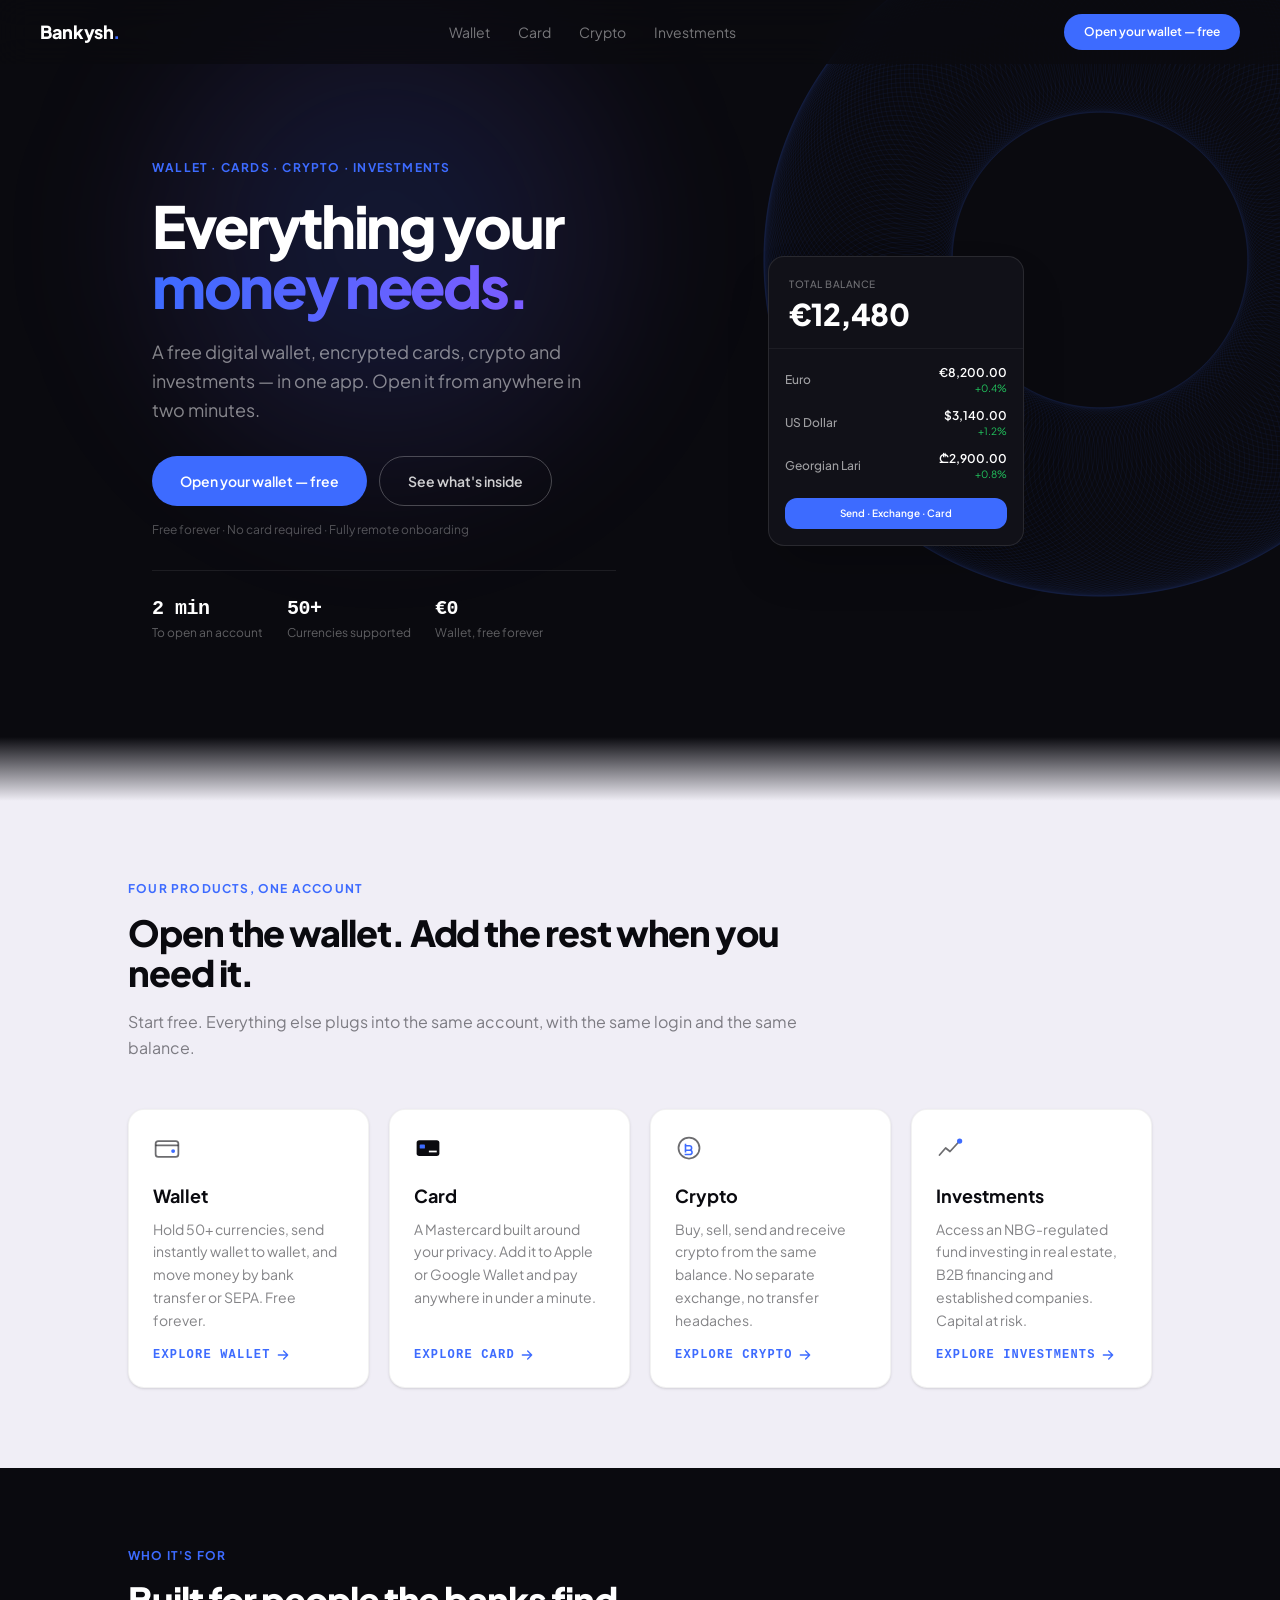
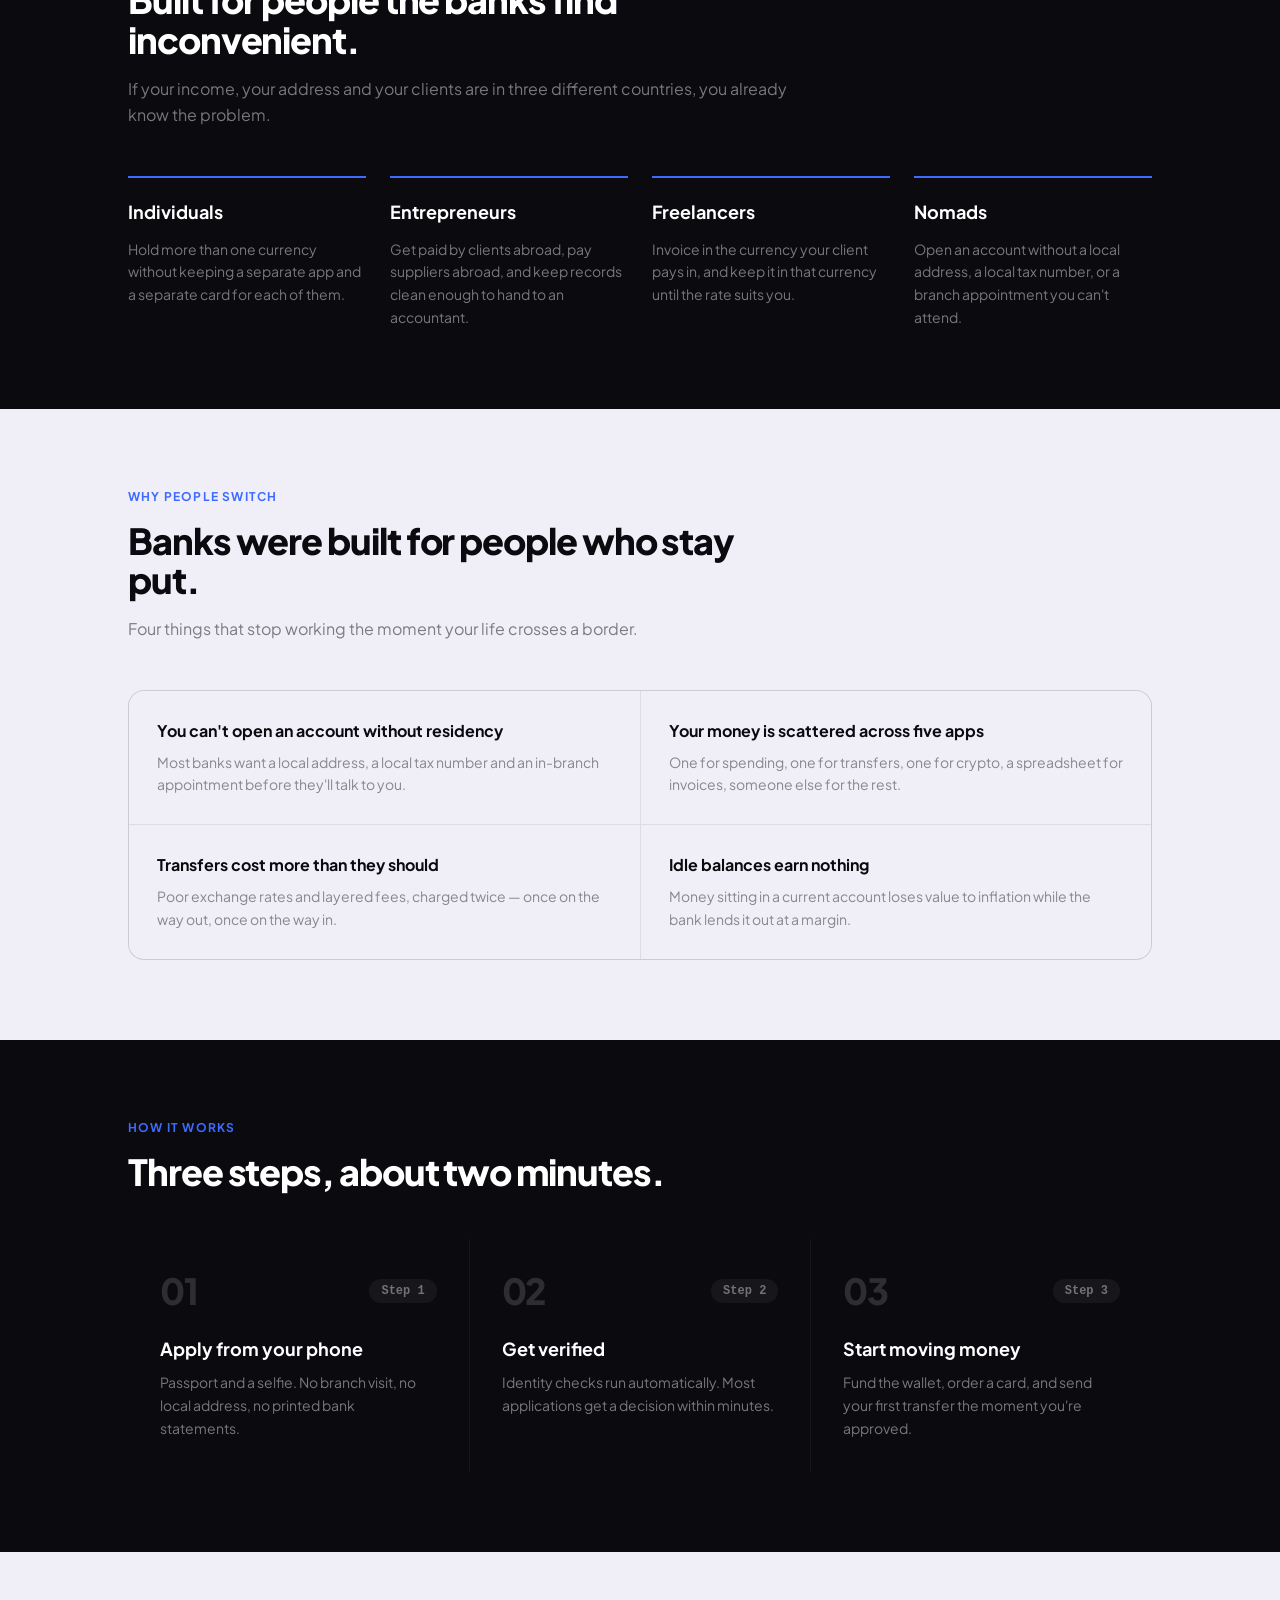
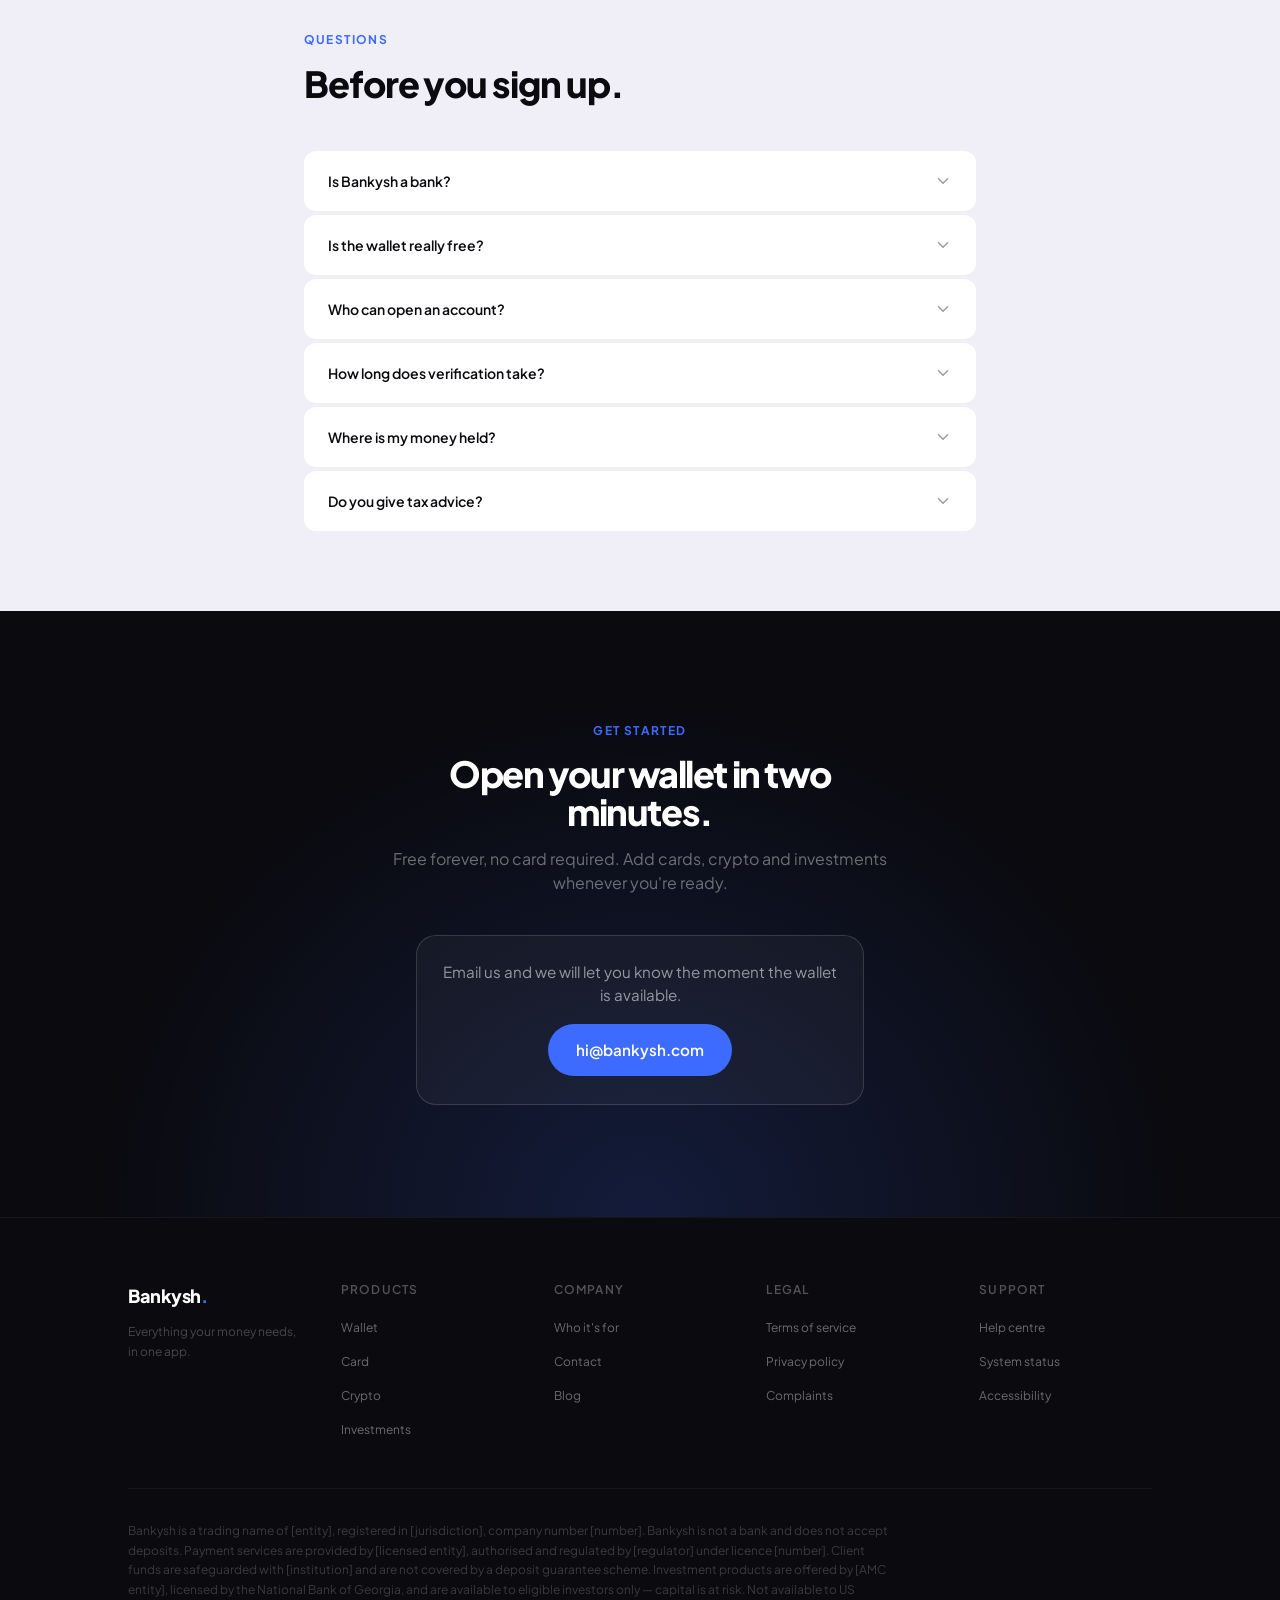
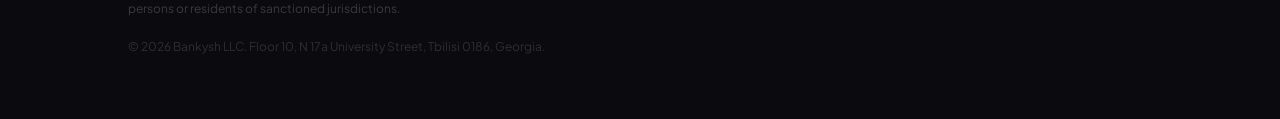
<file: index.html>
<!doctype html>
<html lang="en">
  <head>
    <meta charset="UTF-8" />
    <meta name="viewport" content="width=device-width, initial-scale=1.0" />
    <title>Bankysh — everything your money needs</title>
    <meta name="description" content="Bankysh is a digital wallet with a card, crypto and investments in one app.">
    <meta property="og:title" content="Bankysh — everything your money needs">
    <meta property="og:description" content="A digital wallet, a card, crypto and investments in one app.">
    <meta property="og:type" content="website">
    <meta name="theme-color" content="#04091A">
    <script type="module" crossorigin src="./assets/index-Uo5GRahE.js"></script>
    <link rel="stylesheet" crossorigin href="./assets/index-DpYB2PQo.css">
  </head>
  <body>
    <div id="root"></div>

    <!-- ═══════════════════════════════════════════════════════════════
         THE ONE SWITCH

         SHOW_SIGNUP_FORM = false   the email form is hidden and replaced
                                    by a "email us" banner. Use this while
                                    there is no privacy policy.

         SHOW_SIGNUP_FORM = true    the original form comes back exactly as
                                    Figma built it, and the notifier below
                                    starts emailing you each signup again.

         Flip the one word on the next line. Nothing else to change.
         ═══════════════════════════════════════════════════════════════ -->
    <script>var SHOW_SIGNUP_FORM = false;</script>

    <style>
      .bk-contact-banner{
        max-width:28rem;margin:0 auto;padding:1.5rem 1.5rem 1.75rem;
        border:1px solid rgba(255,255,255,.14);border-radius:1.25rem;
        background:rgba(255,255,255,.04);text-align:center;
      }
      .bk-contact-banner p{
        margin:0 0 1.1rem;color:rgba(255,255,255,.55);
        font-size:.95rem;line-height:1.55;
      }
      .bk-contact-banner a.bk-cta{
        display:inline-flex;align-items:center;justify-content:center;
        height:3.25rem;padding:0 1.75rem;border-radius:999px;
        background:#3D6BFF;color:#fff;text-decoration:none;
        font-weight:600;font-size:.95rem;
        transition:background .15s ease;
      }
      .bk-contact-banner a.bk-cta:hover{background:#5580FF}
    </style>

    <script>
    /* Hides every form that contains an email input and drops a contact
       banner in its place. Runs again whenever React re-renders, because
       React owns the DOM here and will happily put the form back.

       Nothing is deleted — the form is display:none, so flipping the switch
       above restores it untouched. */
    (function () {
      if (window.SHOW_SIGNUP_FORM) return;

      var MAIL = 'hi@bankysh.com';

      function makeBanner() {
        var d = document.createElement('div');
        d.className = 'bk-contact-banner';
        d.setAttribute('data-bk-banner', '1');
        d.innerHTML =
          '<p>Email us and we will let you know the moment the wallet is ' +
          'available.</p>' +
          '<a class="bk-cta" href="mailto:' + MAIL + '">' + MAIL + '</a>';
        return d;
      }

      function apply() {
        try {
          var forms = document.querySelectorAll('form');
          for (var i = 0; i < forms.length; i++) {
            var f = forms[i];
            if (!f.querySelector('input[type="email"]')) continue;
            if (f.style.display === 'none') continue;
            f.style.display = 'none';
            if (!f.nextElementSibling ||
                !f.nextElementSibling.hasAttribute('data-bk-banner')) {
              f.parentNode.insertBefore(makeBanner(), f.nextSibling);
            }
          }
        } catch (err) { /* never let this affect the page */ }
      }

      if (document.readyState === 'loading') {
        document.addEventListener('DOMContentLoaded', apply);
      } else {
        apply();
      }
      new MutationObserver(apply).observe(document.documentElement, {
        childList: true, subtree: true
      });
    })();
    </script>

    <!--
      Signup notifier — dormant while SHOW_SIGNUP_FORM is false, because
      there is no form left to submit. It needs no change when you switch
      the form back on.

      The React bundle's own handler is  e => { e.preventDefault(), o(!0) } —
      it shows "Check your inbox to finish setup" and throws the address away.

      Rather than patch a 460 KB minified bundle, this listens on the document
      in the CAPTURE phase, so it runs BEFORE React's handler. It reads the
      email, posts it to the Pages Function, and gets out of the way. React
      still renders its success message exactly as before.

      Nothing here can break the page: every path is wrapped and a failed
      request is swallowed.

      🔴 Needs Cloudflare Pages (Functions). On GitHub Pages /api/subscribe is
         a 404 and the form goes back to silently discarding the address.
    -->
    <script>
    (function () {
      var RE = /^[^\s@]+@[^\s@]+\.[^\s@]{2,}$/;
      document.addEventListener('submit', function (e) {
        try {
          var form = e.target;
          if (!form || form.tagName !== 'FORM') return;
          var input = form.querySelector('input[type="email"]');
          if (!input) return;
          var email = (input.value || '').trim();
          if (!RE.test(email)) return;
          fetch('/api/subscribe', {
            method: 'POST',
            headers: { 'Content-Type': 'application/json' },
            body: JSON.stringify({ email: email, page: location.pathname }),
            keepalive: true
          }).catch(function () {});
        } catch (err) { /* never let this affect the page */ }
      }, true);
    })();
    </script>
  </body>
</html>
</file>
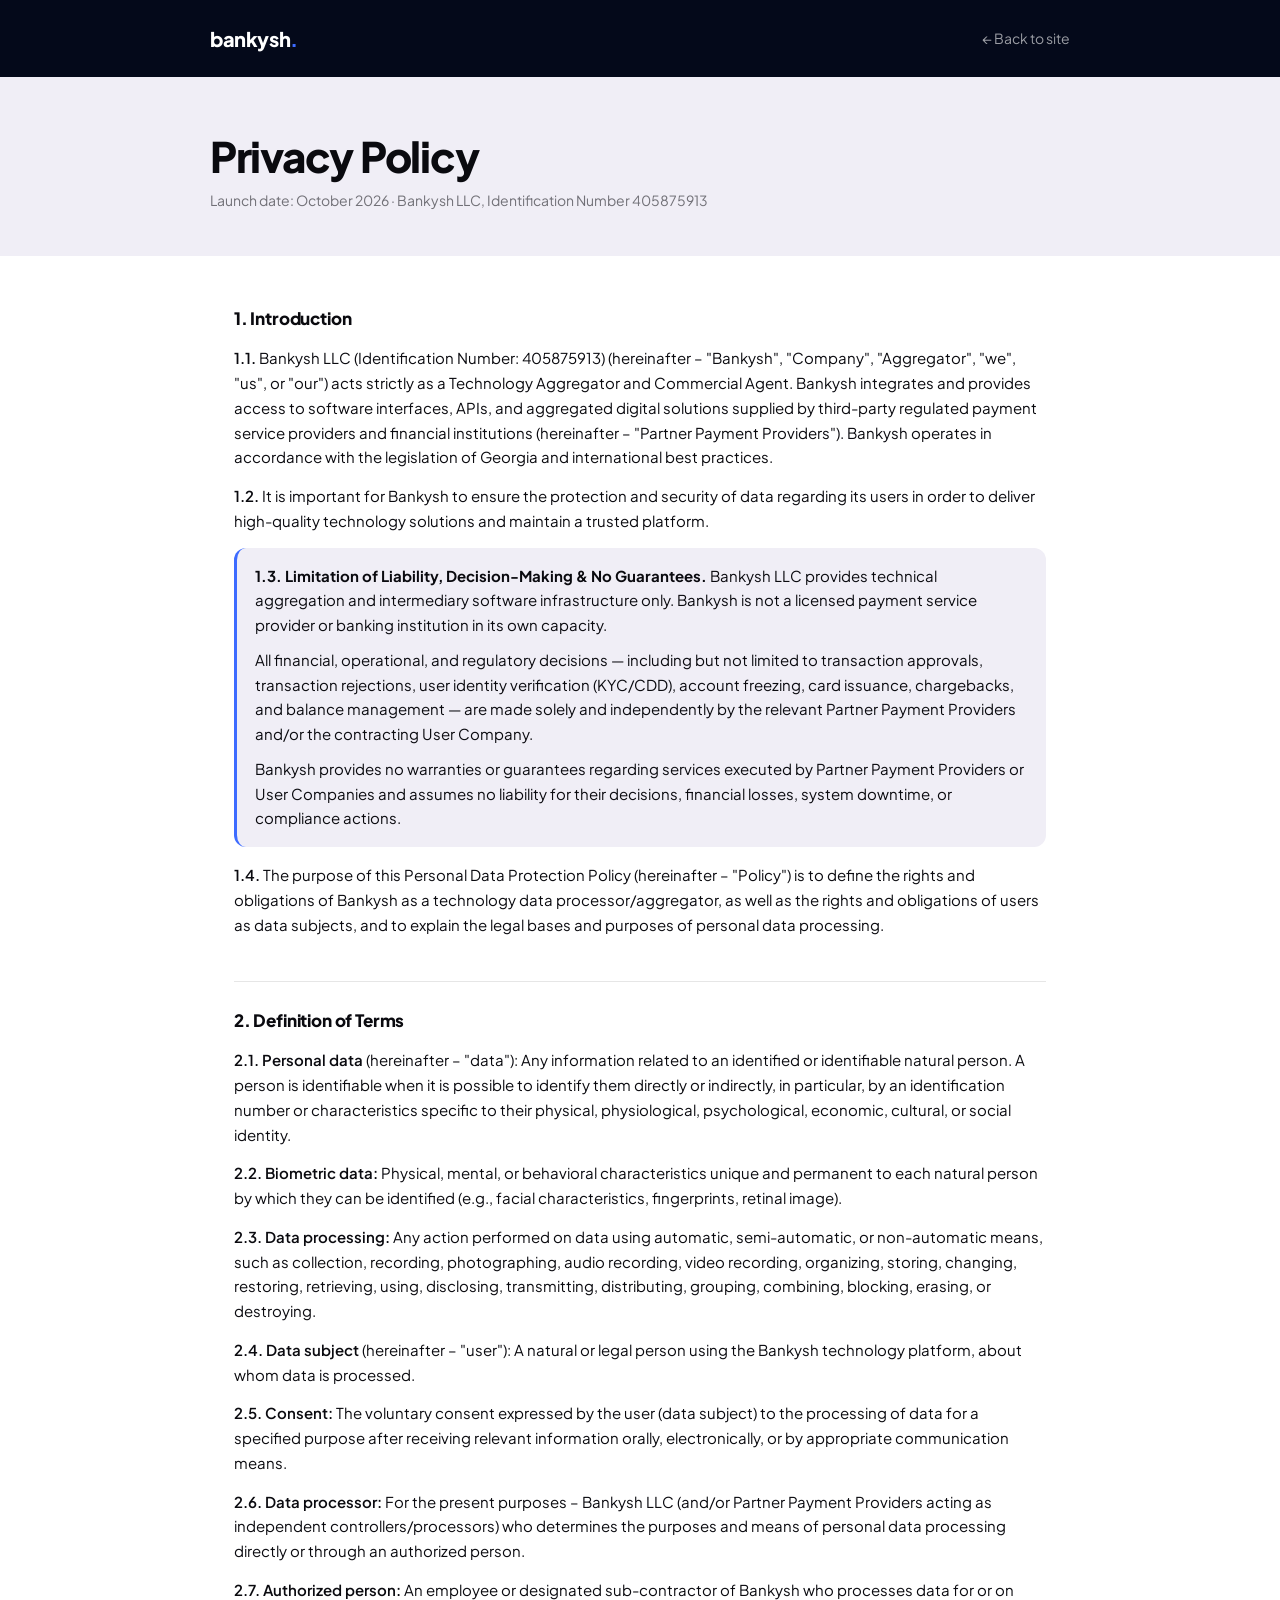
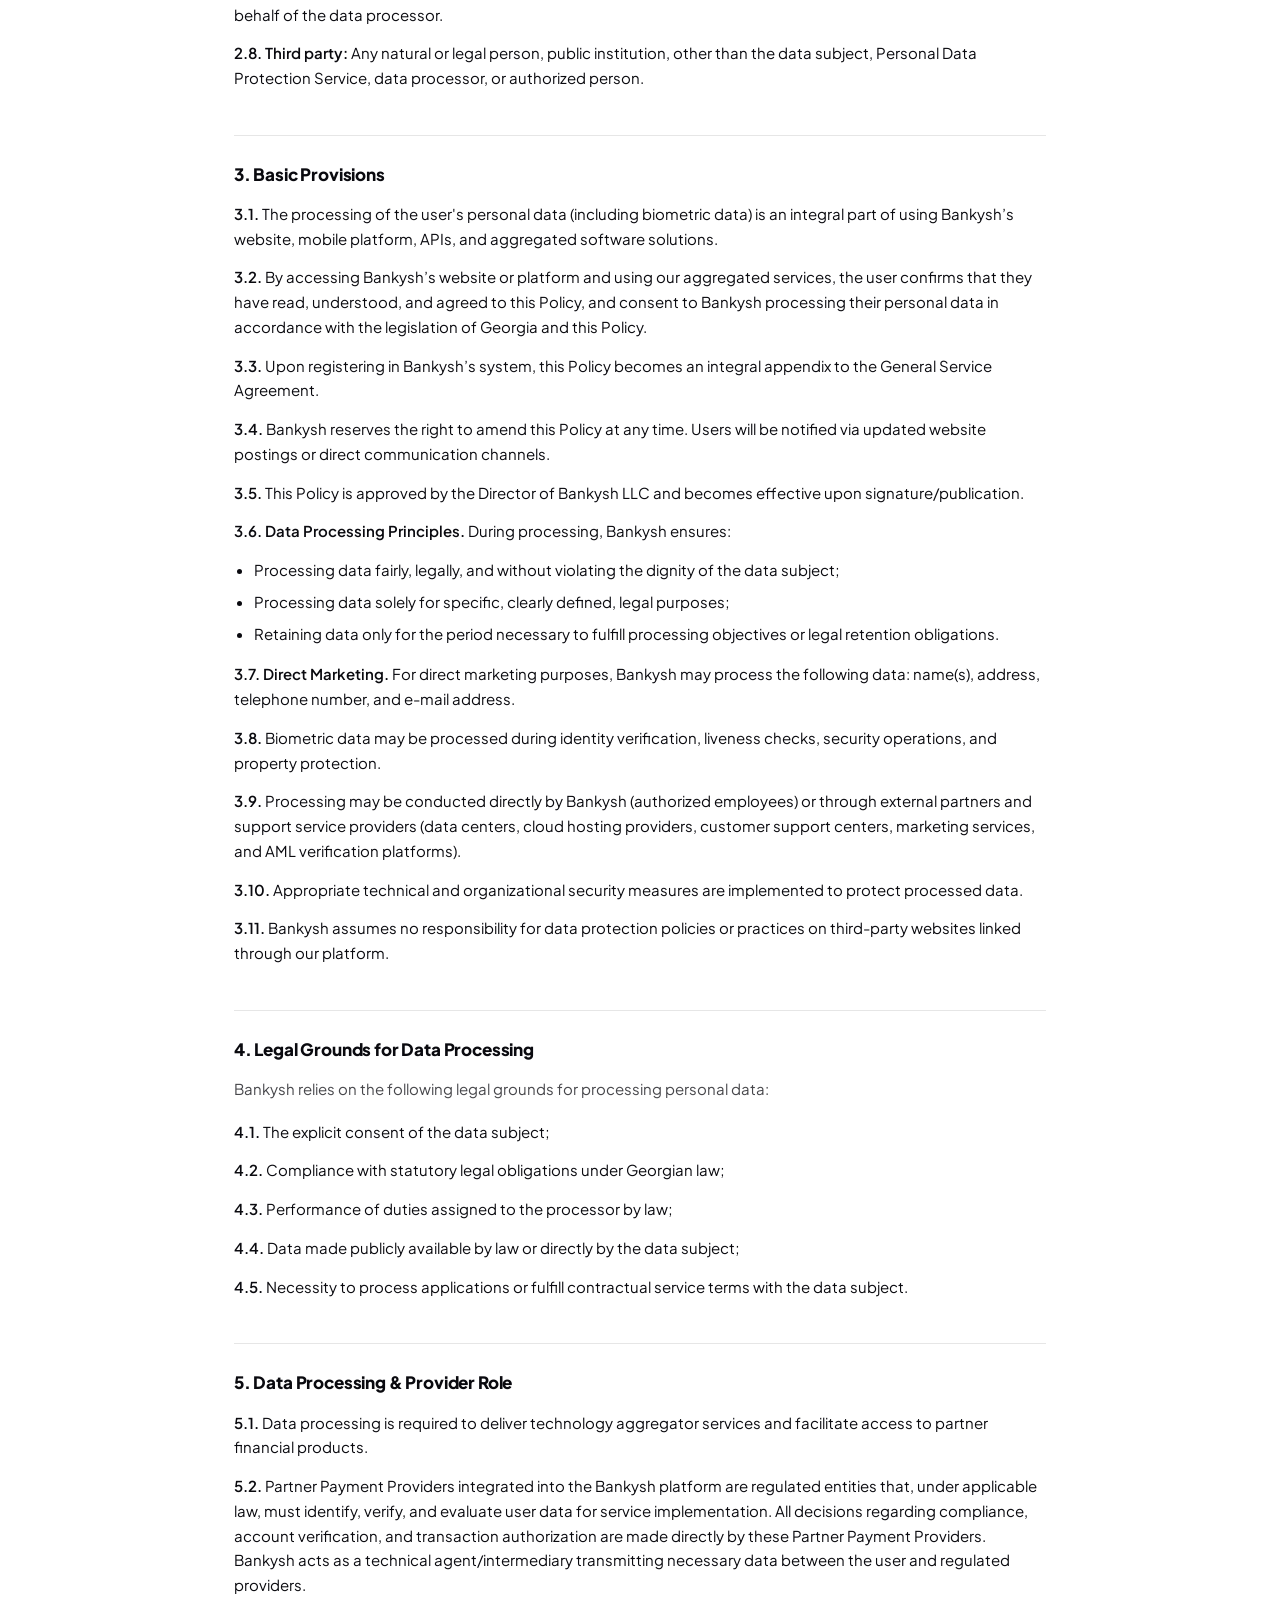
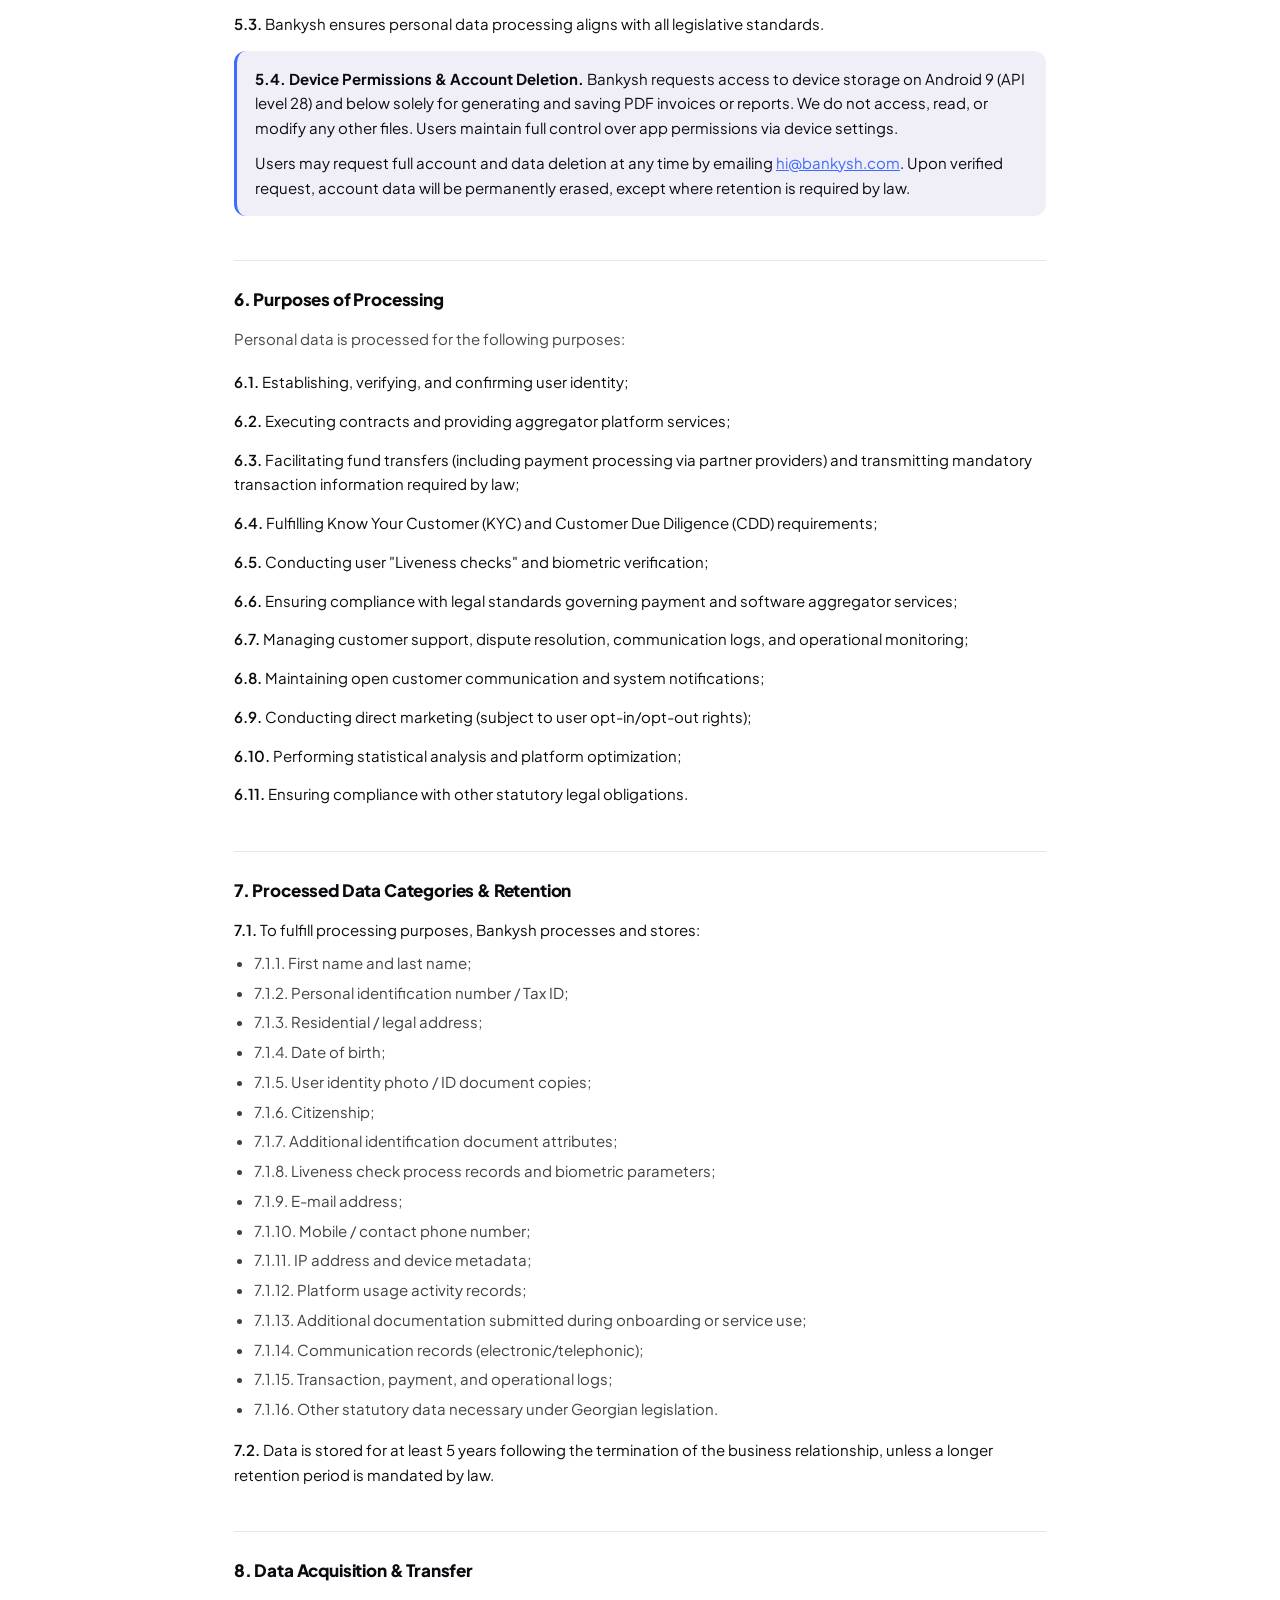
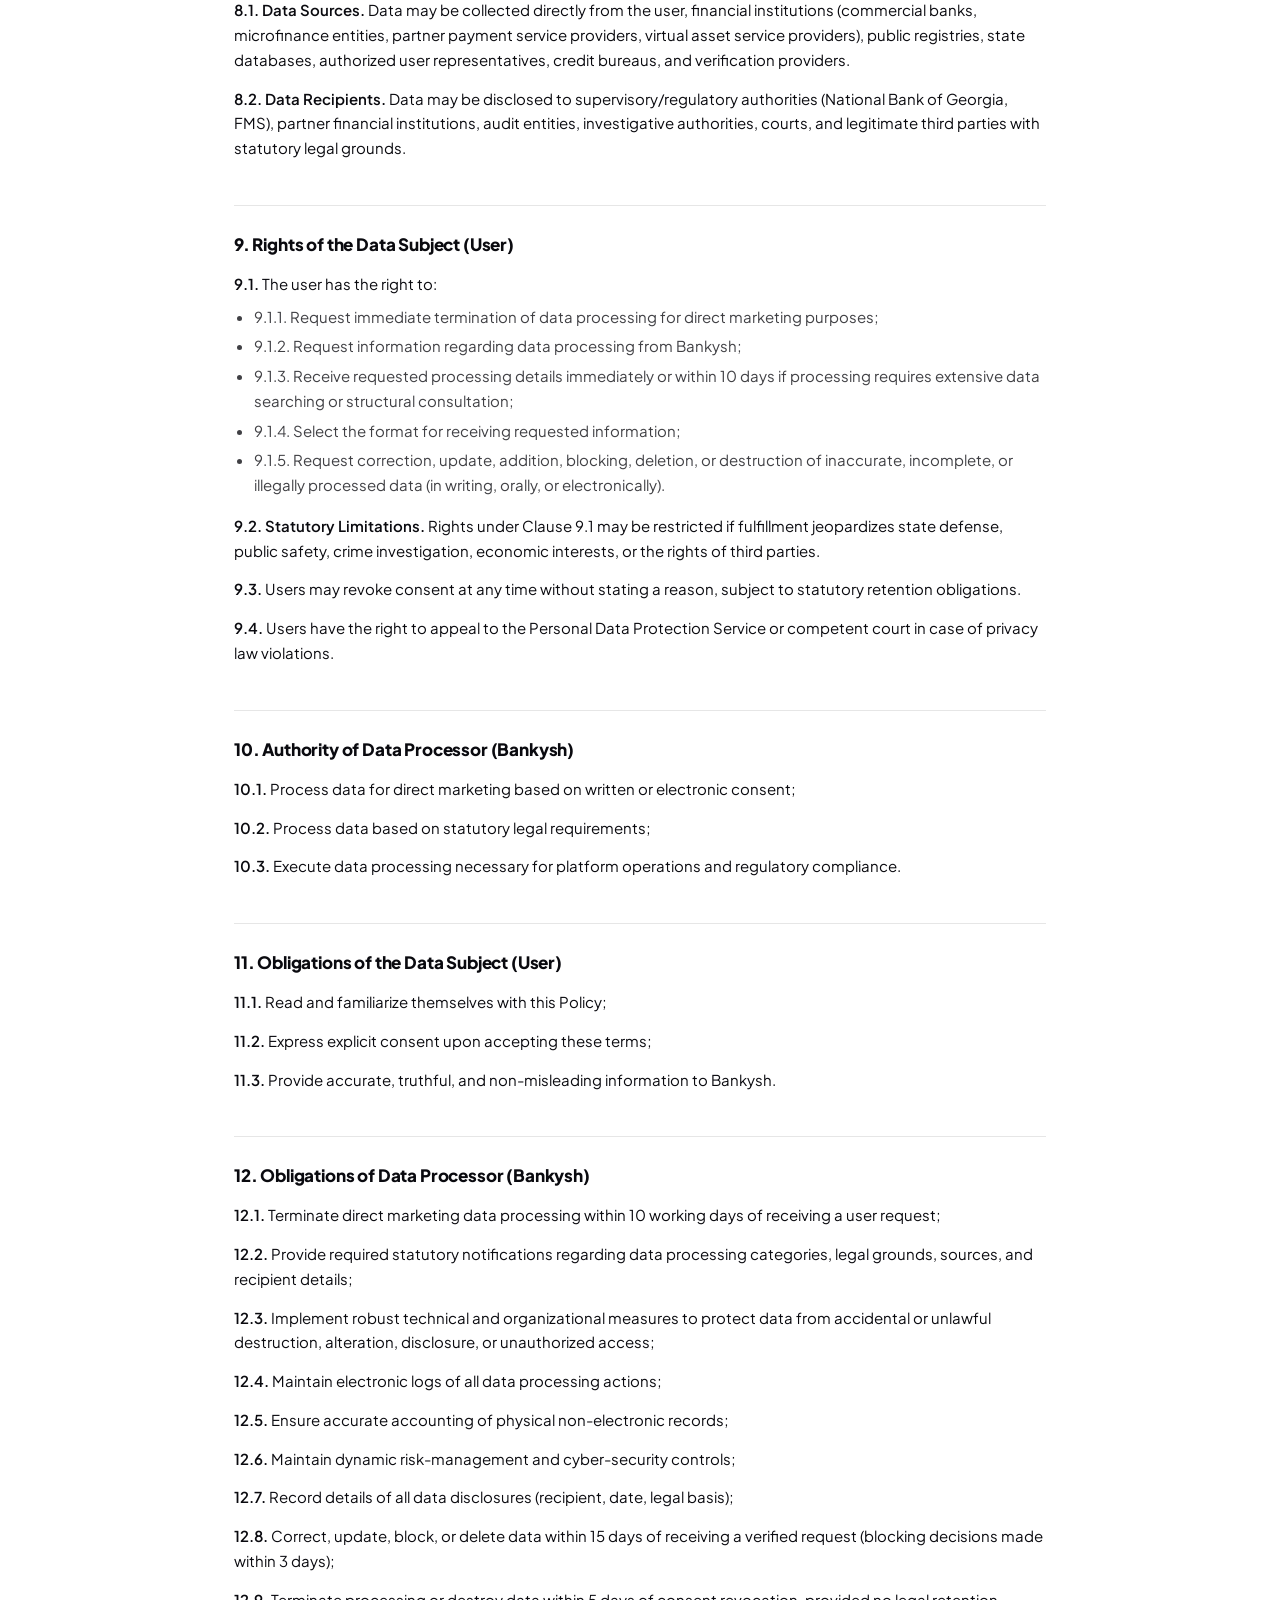
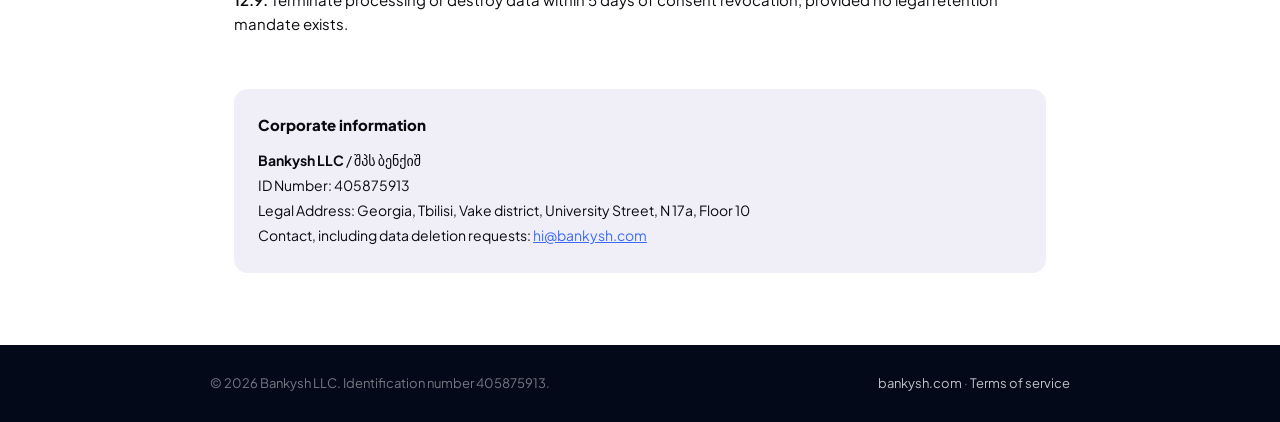
<file: public/privacy/index.html>
<!doctype html>
<html lang="en">
<head>
<meta charset="UTF-8">
<meta name="viewport" content="width=device-width, initial-scale=1.0">
<title>Privacy Policy — Bankysh</title>
<meta name="description" content="Bankysh LLC Personal Data Protection Policy: what we process, on what legal grounds, how long we keep it, and your rights as a data subject.">
<meta name="theme-color" content="#04091A">
<link rel="preconnect" href="https://fonts.googleapis.com">
<link rel="preconnect" href="https://fonts.gstatic.com" crossorigin>
<link rel="stylesheet" href="https://fonts.googleapis.com/css2?family=Plus+Jakarta+Sans:wght@400;500;600;800&display=swap">
<style>
  :root{
    --blue:#3D6BFF;
    --ink:#0A0A0F;
    --dark:#04091A;
    --paper:#F0EEF6;
  }
  *{box-sizing:border-box}
  body{
    margin:0;
    font-family:"Plus Jakarta Sans",system-ui,-apple-system,"Segoe UI",sans-serif;
    color:var(--ink);
    background:#fff;
    font-size:15px;
    line-height:1.65;
    -webkit-font-smoothing:antialiased;
  }
  a{color:var(--blue)}

  header{
    background:var(--dark);
    color:#fff;
    padding:22px 24px;
  }
  .bar{
    max-width:860px;margin:0 auto;
    display:flex;align-items:center;justify-content:space-between;gap:20px;
  }
  .logo{
    font-weight:800;font-size:20px;letter-spacing:-.02em;
    color:#fff;text-decoration:none;
  }
  .logo span{color:var(--blue)}
  .back{color:rgba(255,255,255,.6);text-decoration:none;font-size:14px}
  .back:hover{color:#fff}

  .hero{background:var(--paper);padding:56px 24px 44px}
  .hero-in{max-width:860px;margin:0 auto}
  h1{
    margin:0 0 10px;
    font-size:clamp(28px,5vw,42px);
    font-weight:800;
    letter-spacing:-.03em;
    line-height:1.1;
  }
  .eff{margin:0;color:rgba(10,10,15,.55);font-size:14px}

  main{max-width:860px;margin:0 auto;padding:48px 24px 72px}
  h2{
    margin:44px 0 14px;
    font-size:17px;
    font-weight:800;
    letter-spacing:-.01em;
    padding-top:24px;
    border-top:1px solid rgba(10,10,15,.1);
  }
  main > h2:first-of-type{border-top:0;padding-top:0;margin-top:0}
  p{margin:0 0 14px}
  .clause{margin:0 0 14px}
  .clause b{font-weight:600}
  .lead{margin:0 0 18px;color:rgba(10,10,15,.75)}
  ul{margin:0 0 16px;padding-left:20px}
  li{margin:0 0 7px}
  .sub{margin:-6px 0 16px;padding-left:20px}
  .sub li{margin:0 0 5px;color:rgba(10,10,15,.78)}

  .callout{
    margin:0 0 16px;padding:16px 18px;
    background:var(--paper);border-radius:12px;
    border-left:3px solid var(--blue);
  }
  .callout p{margin:0}
  .callout p + p{margin-top:10px}

  .contact{
    margin-top:52px;padding:24px;
    background:var(--paper);border-radius:14px;
  }
  .contact h3{margin:0 0 10px;font-size:15px;font-weight:800}
  .contact p{margin:0;font-size:14px;line-height:1.8}

  footer{
    background:var(--dark);color:rgba(255,255,255,.45);
    padding:28px 24px;font-size:13px;
  }
  .foot-in{max-width:860px;margin:0 auto;display:flex;
    justify-content:space-between;gap:18px;flex-wrap:wrap}
  footer a{color:rgba(255,255,255,.75);text-decoration:none}
  footer a:hover{color:#fff}

  @media (max-width:560px){
    main{padding:36px 20px 56px}
    .hero{padding:40px 20px 32px}
  }
</style>
</head>
<body>

<header>
  <div class="bar">
    <a class="logo" href="/">bankysh<span>.</span></a>
    <a class="back" href="/">&larr; Back to site</a>
  </div>
</header>

<div class="hero">
  <div class="hero-in">
    <h1>Privacy Policy</h1>
    <p class="eff">Launch date: October 2026 &middot; Bankysh LLC, Identification Number 405875913</p>
  </div>
</div>

<main>

  <h2>1. Introduction</h2>
  <p class="clause"><b>1.1.</b> Bankysh LLC (Identification Number: 405875913) (hereinafter &ndash; &quot;Bankysh&quot;, &quot;Company&quot;, &quot;Aggregator&quot;, &quot;we&quot;, &quot;us&quot;, or &quot;our&quot;) acts strictly as a Technology Aggregator and Commercial Agent. Bankysh integrates and provides access to software interfaces, APIs, and aggregated digital solutions supplied by third-party regulated payment service providers and financial institutions (hereinafter &ndash; &quot;Partner Payment Providers&quot;). Bankysh operates in accordance with the legislation of Georgia and international best practices.</p>
  <p class="clause"><b>1.2.</b> It is important for Bankysh to ensure the protection and security of data regarding its users in order to deliver high-quality technology solutions and maintain a trusted platform.</p>
  <div class="callout">
    <p><b>1.3. Limitation of Liability, Decision-Making &amp; No Guarantees.</b> Bankysh LLC provides technical aggregation and intermediary software infrastructure only. Bankysh is not a licensed payment service provider or banking institution in its own capacity.</p>
    <p>All financial, operational, and regulatory decisions &mdash; including but not limited to transaction approvals, transaction rejections, user identity verification (KYC/CDD), account freezing, card issuance, chargebacks, and balance management &mdash; are made solely and independently by the relevant Partner Payment Providers and/or the contracting User Company.</p>
    <p>Bankysh provides no warranties or guarantees regarding services executed by Partner Payment Providers or User Companies and assumes no liability for their decisions, financial losses, system downtime, or compliance actions.</p>
  </div>
  <p class="clause"><b>1.4.</b> The purpose of this Personal Data Protection Policy (hereinafter &ndash; &quot;Policy&quot;) is to define the rights and obligations of Bankysh as a technology data processor/aggregator, as well as the rights and obligations of users as data subjects, and to explain the legal bases and purposes of personal data processing.</p>

  <h2>2. Definition of Terms</h2>
  <p class="clause"><b>2.1. Personal data</b> (hereinafter &ndash; &quot;data&quot;): Any information related to an identified or identifiable natural person. A person is identifiable when it is possible to identify them directly or indirectly, in particular, by an identification number or characteristics specific to their physical, physiological, psychological, economic, cultural, or social identity.</p>
  <p class="clause"><b>2.2. Biometric data:</b> Physical, mental, or behavioral characteristics unique and permanent to each natural person by which they can be identified (e.g., facial characteristics, fingerprints, retinal image).</p>
  <p class="clause"><b>2.3. Data processing:</b> Any action performed on data using automatic, semi-automatic, or non-automatic means, such as collection, recording, photographing, audio recording, video recording, organizing, storing, changing, restoring, retrieving, using, disclosing, transmitting, distributing, grouping, combining, blocking, erasing, or destroying.</p>
  <p class="clause"><b>2.4. Data subject</b> (hereinafter &ndash; &quot;user&quot;): A natural or legal person using the Bankysh technology platform, about whom data is processed.</p>
  <p class="clause"><b>2.5. Consent:</b> The voluntary consent expressed by the user (data subject) to the processing of data for a specified purpose after receiving relevant information orally, electronically, or by appropriate communication means.</p>
  <p class="clause"><b>2.6. Data processor:</b> For the present purposes &ndash; Bankysh LLC (and/or Partner Payment Providers acting as independent controllers/processors) who determines the purposes and means of personal data processing directly or through an authorized person.</p>
  <p class="clause"><b>2.7. Authorized person:</b> An employee or designated sub-contractor of Bankysh who processes data for or on behalf of the data processor.</p>
  <p class="clause"><b>2.8. Third party:</b> Any natural or legal person, public institution, other than the data subject, Personal Data Protection Service, data processor, or authorized person.</p>

  <h2>3. Basic Provisions</h2>
  <p class="clause"><b>3.1.</b> The processing of the user&#39;s personal data (including biometric data) is an integral part of using Bankysh&rsquo;s website, mobile platform, APIs, and aggregated software solutions.</p>
  <p class="clause"><b>3.2.</b> By accessing Bankysh&rsquo;s website or platform and using our aggregated services, the user confirms that they have read, understood, and agreed to this Policy, and consent to Bankysh processing their personal data in accordance with the legislation of Georgia and this Policy.</p>
  <p class="clause"><b>3.3.</b> Upon registering in Bankysh&rsquo;s system, this Policy becomes an integral appendix to the General Service Agreement.</p>
  <p class="clause"><b>3.4.</b> Bankysh reserves the right to amend this Policy at any time. Users will be notified via updated website postings or direct communication channels.</p>
  <p class="clause"><b>3.5.</b> This Policy is approved by the Director of Bankysh LLC and becomes effective upon signature/publication.</p>
  <p class="clause"><b>3.6. Data Processing Principles.</b> During processing, Bankysh ensures:</p>
  <ul>
    <li>Processing data fairly, legally, and without violating the dignity of the data subject;</li>
    <li>Processing data solely for specific, clearly defined, legal purposes;</li>
    <li>Retaining data only for the period necessary to fulfill processing objectives or legal retention obligations.</li>
  </ul>
  <p class="clause"><b>3.7. Direct Marketing.</b> For direct marketing purposes, Bankysh may process the following data: name(s), address, telephone number, and e-mail address.</p>
  <p class="clause"><b>3.8.</b> Biometric data may be processed during identity verification, liveness checks, security operations, and property protection.</p>
  <p class="clause"><b>3.9.</b> Processing may be conducted directly by Bankysh (authorized employees) or through external partners and support service providers (data centers, cloud hosting providers, customer support centers, marketing services, and AML verification platforms).</p>
  <p class="clause"><b>3.10.</b> Appropriate technical and organizational security measures are implemented to protect processed data.</p>
  <p class="clause"><b>3.11.</b> Bankysh assumes no responsibility for data protection policies or practices on third-party websites linked through our platform.</p>

  <h2>4. Legal Grounds for Data Processing</h2>
  <p class="lead">Bankysh relies on the following legal grounds for processing personal data:</p>
  <p class="clause"><b>4.1.</b> The explicit consent of the data subject;</p>
  <p class="clause"><b>4.2.</b> Compliance with statutory legal obligations under Georgian law;</p>
  <p class="clause"><b>4.3.</b> Performance of duties assigned to the processor by law;</p>
  <p class="clause"><b>4.4.</b> Data made publicly available by law or directly by the data subject;</p>
  <p class="clause"><b>4.5.</b> Necessity to process applications or fulfill contractual service terms with the data subject.</p>

  <h2>5. Data Processing &amp; Provider Role</h2>
  <p class="clause"><b>5.1.</b> Data processing is required to deliver technology aggregator services and facilitate access to partner financial products.</p>
  <p class="clause"><b>5.2.</b> Partner Payment Providers integrated into the Bankysh platform are regulated entities that, under applicable law, must identify, verify, and evaluate user data for service implementation. All decisions regarding compliance, account verification, and transaction authorization are made directly by these Partner Payment Providers. Bankysh acts as a technical agent/intermediary transmitting necessary data between the user and regulated providers.</p>
  <p class="clause"><b>5.3.</b> Bankysh ensures personal data processing aligns with all legislative standards.</p>
  <div class="callout">
    <p><b>5.4. Device Permissions &amp; Account Deletion.</b> Bankysh requests access to device storage on Android 9 (API level 28) and below solely for generating and saving PDF invoices or reports. We do not access, read, or modify any other files. Users maintain full control over app permissions via device settings.</p>
    <p>Users may request full account and data deletion at any time by emailing <a href="mailto:hi@bankysh.com">hi@bankysh.com</a>. Upon verified request, account data will be permanently erased, except where retention is required by law.</p>
  </div>

  <h2>6. Purposes of Processing</h2>
  <p class="lead">Personal data is processed for the following purposes:</p>
  <p class="clause"><b>6.1.</b> Establishing, verifying, and confirming user identity;</p>
  <p class="clause"><b>6.2.</b> Executing contracts and providing aggregator platform services;</p>
  <p class="clause"><b>6.3.</b> Facilitating fund transfers (including payment processing via partner providers) and transmitting mandatory transaction information required by law;</p>
  <p class="clause"><b>6.4.</b> Fulfilling Know Your Customer (KYC) and Customer Due Diligence (CDD) requirements;</p>
  <p class="clause"><b>6.5.</b> Conducting user &quot;Liveness checks&quot; and biometric verification;</p>
  <p class="clause"><b>6.6.</b> Ensuring compliance with legal standards governing payment and software aggregator services;</p>
  <p class="clause"><b>6.7.</b> Managing customer support, dispute resolution, communication logs, and operational monitoring;</p>
  <p class="clause"><b>6.8.</b> Maintaining open customer communication and system notifications;</p>
  <p class="clause"><b>6.9.</b> Conducting direct marketing (subject to user opt-in/opt-out rights);</p>
  <p class="clause"><b>6.10.</b> Performing statistical analysis and platform optimization;</p>
  <p class="clause"><b>6.11.</b> Ensuring compliance with other statutory legal obligations.</p>

  <h2>7. Processed Data Categories &amp; Retention</h2>
  <p class="clause"><b>7.1.</b> To fulfill processing purposes, Bankysh processes and stores:</p>
  <ul class="sub">
    <li>7.1.1. First name and last name;</li>
    <li>7.1.2. Personal identification number / Tax ID;</li>
    <li>7.1.3. Residential / legal address;</li>
    <li>7.1.4. Date of birth;</li>
    <li>7.1.5. User identity photo / ID document copies;</li>
    <li>7.1.6. Citizenship;</li>
    <li>7.1.7. Additional identification document attributes;</li>
    <li>7.1.8. Liveness check process records and biometric parameters;</li>
    <li>7.1.9. E-mail address;</li>
    <li>7.1.10. Mobile / contact phone number;</li>
    <li>7.1.11. IP address and device metadata;</li>
    <li>7.1.12. Platform usage activity records;</li>
    <li>7.1.13. Additional documentation submitted during onboarding or service use;</li>
    <li>7.1.14. Communication records (electronic/telephonic);</li>
    <li>7.1.15. Transaction, payment, and operational logs;</li>
    <li>7.1.16. Other statutory data necessary under Georgian legislation.</li>
  </ul>
  <p class="clause"><b>7.2.</b> Data is stored for at least 5 years following the termination of the business relationship, unless a longer retention period is mandated by law.</p>

  <h2>8. Data Acquisition &amp; Transfer</h2>
  <p class="clause"><b>8.1. Data Sources.</b> Data may be collected directly from the user, financial institutions (commercial banks, microfinance entities, partner payment service providers, virtual asset service providers), public registries, state databases, authorized user representatives, credit bureaus, and verification providers.</p>
  <p class="clause"><b>8.2. Data Recipients.</b> Data may be disclosed to supervisory/regulatory authorities (National Bank of Georgia, FMS), partner financial institutions, audit entities, investigative authorities, courts, and legitimate third parties with statutory legal grounds.</p>

  <h2>9. Rights of the Data Subject (User)</h2>
  <p class="clause"><b>9.1.</b> The user has the right to:</p>
  <ul class="sub">
    <li>9.1.1. Request immediate termination of data processing for direct marketing purposes;</li>
    <li>9.1.2. Request information regarding data processing from Bankysh;</li>
    <li>9.1.3. Receive requested processing details immediately or within 10 days if processing requires extensive data searching or structural consultation;</li>
    <li>9.1.4. Select the format for receiving requested information;</li>
    <li>9.1.5. Request correction, update, addition, blocking, deletion, or destruction of inaccurate, incomplete, or illegally processed data (in writing, orally, or electronically).</li>
  </ul>
  <p class="clause"><b>9.2. Statutory Limitations.</b> Rights under Clause 9.1 may be restricted if fulfillment jeopardizes state defense, public safety, crime investigation, economic interests, or the rights of third parties.</p>
  <p class="clause"><b>9.3.</b> Users may revoke consent at any time without stating a reason, subject to statutory retention obligations.</p>
  <p class="clause"><b>9.4.</b> Users have the right to appeal to the Personal Data Protection Service or competent court in case of privacy law violations.</p>

  <h2>10. Authority of Data Processor (Bankysh)</h2>
  <p class="clause"><b>10.1.</b> Process data for direct marketing based on written or electronic consent;</p>
  <p class="clause"><b>10.2.</b> Process data based on statutory legal requirements;</p>
  <p class="clause"><b>10.3.</b> Execute data processing necessary for platform operations and regulatory compliance.</p>

  <h2>11. Obligations of the Data Subject (User)</h2>
  <p class="clause"><b>11.1.</b> Read and familiarize themselves with this Policy;</p>
  <p class="clause"><b>11.2.</b> Express explicit consent upon accepting these terms;</p>
  <p class="clause"><b>11.3.</b> Provide accurate, truthful, and non-misleading information to Bankysh.</p>

  <h2>12. Obligations of Data Processor (Bankysh)</h2>
  <p class="clause"><b>12.1.</b> Terminate direct marketing data processing within 10 working days of receiving a user request;</p>
  <p class="clause"><b>12.2.</b> Provide required statutory notifications regarding data processing categories, legal grounds, sources, and recipient details;</p>
  <p class="clause"><b>12.3.</b> Implement robust technical and organizational measures to protect data from accidental or unlawful destruction, alteration, disclosure, or unauthorized access;</p>
  <p class="clause"><b>12.4.</b> Maintain electronic logs of all data processing actions;</p>
  <p class="clause"><b>12.5.</b> Ensure accurate accounting of physical non-electronic records;</p>
  <p class="clause"><b>12.6.</b> Maintain dynamic risk-management and cyber-security controls;</p>
  <p class="clause"><b>12.7.</b> Record details of all data disclosures (recipient, date, legal basis);</p>
  <p class="clause"><b>12.8.</b> Correct, update, block, or delete data within 15 days of receiving a verified request (blocking decisions made within 3 days);</p>
  <p class="clause"><b>12.9.</b> Terminate processing or destroy data within 5 days of consent revocation, provided no legal retention mandate exists.</p>

  <div class="contact">
    <h3>Corporate information</h3>
    <p>
      <b>Bankysh LLC</b> / შპს ბენქიშ<br>
      ID Number: 405875913<br>
      Legal Address: Georgia, Tbilisi, Vake district, University Street, N 17a, Floor 10<br>
      Contact, including data deletion requests: <a href="mailto:hi@bankysh.com">hi@bankysh.com</a>
    </p>
  </div>

</main>

<footer>
  <div class="foot-in">
    <span>&copy; 2026 Bankysh LLC. Identification number 405875913.</span>
    <span><a href="/">bankysh.com</a> &middot; <a href="/terms">Terms of service</a></span>
  </div>
</footer>

</body>
</html>
</file>
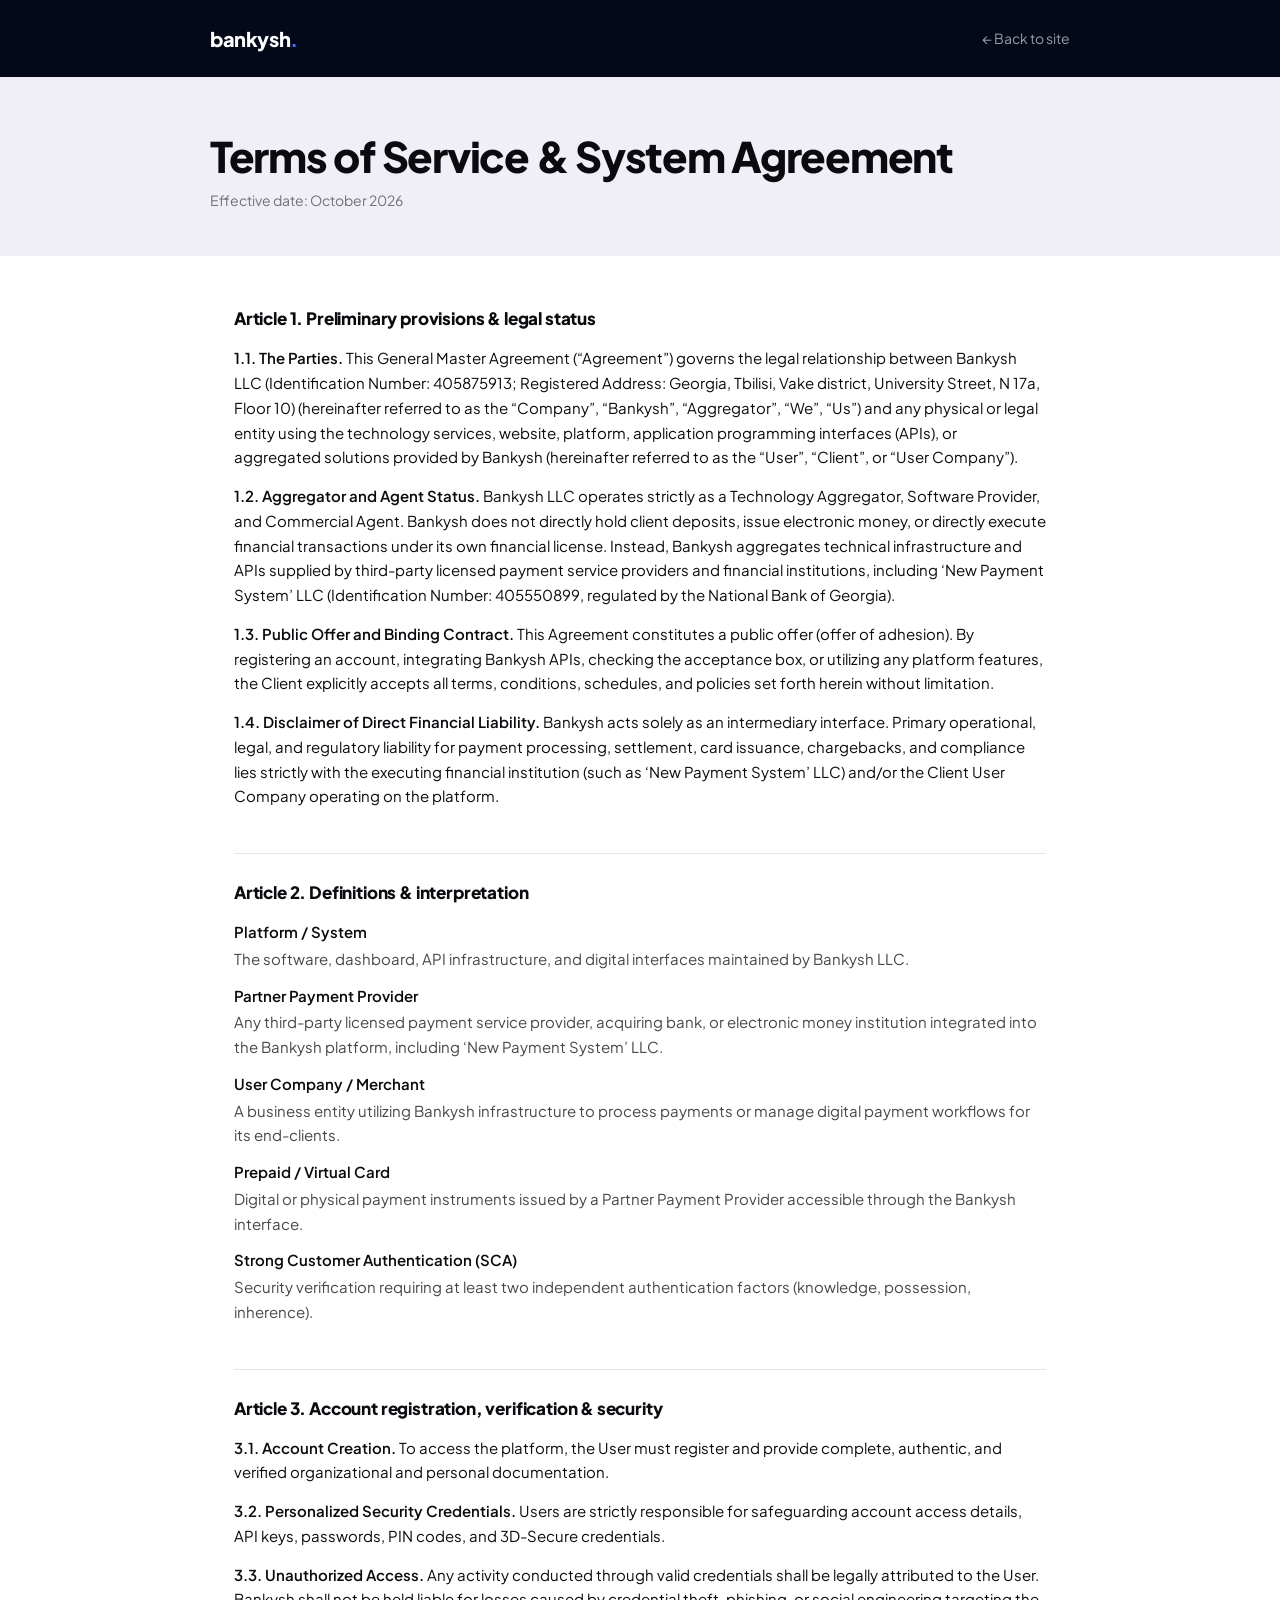
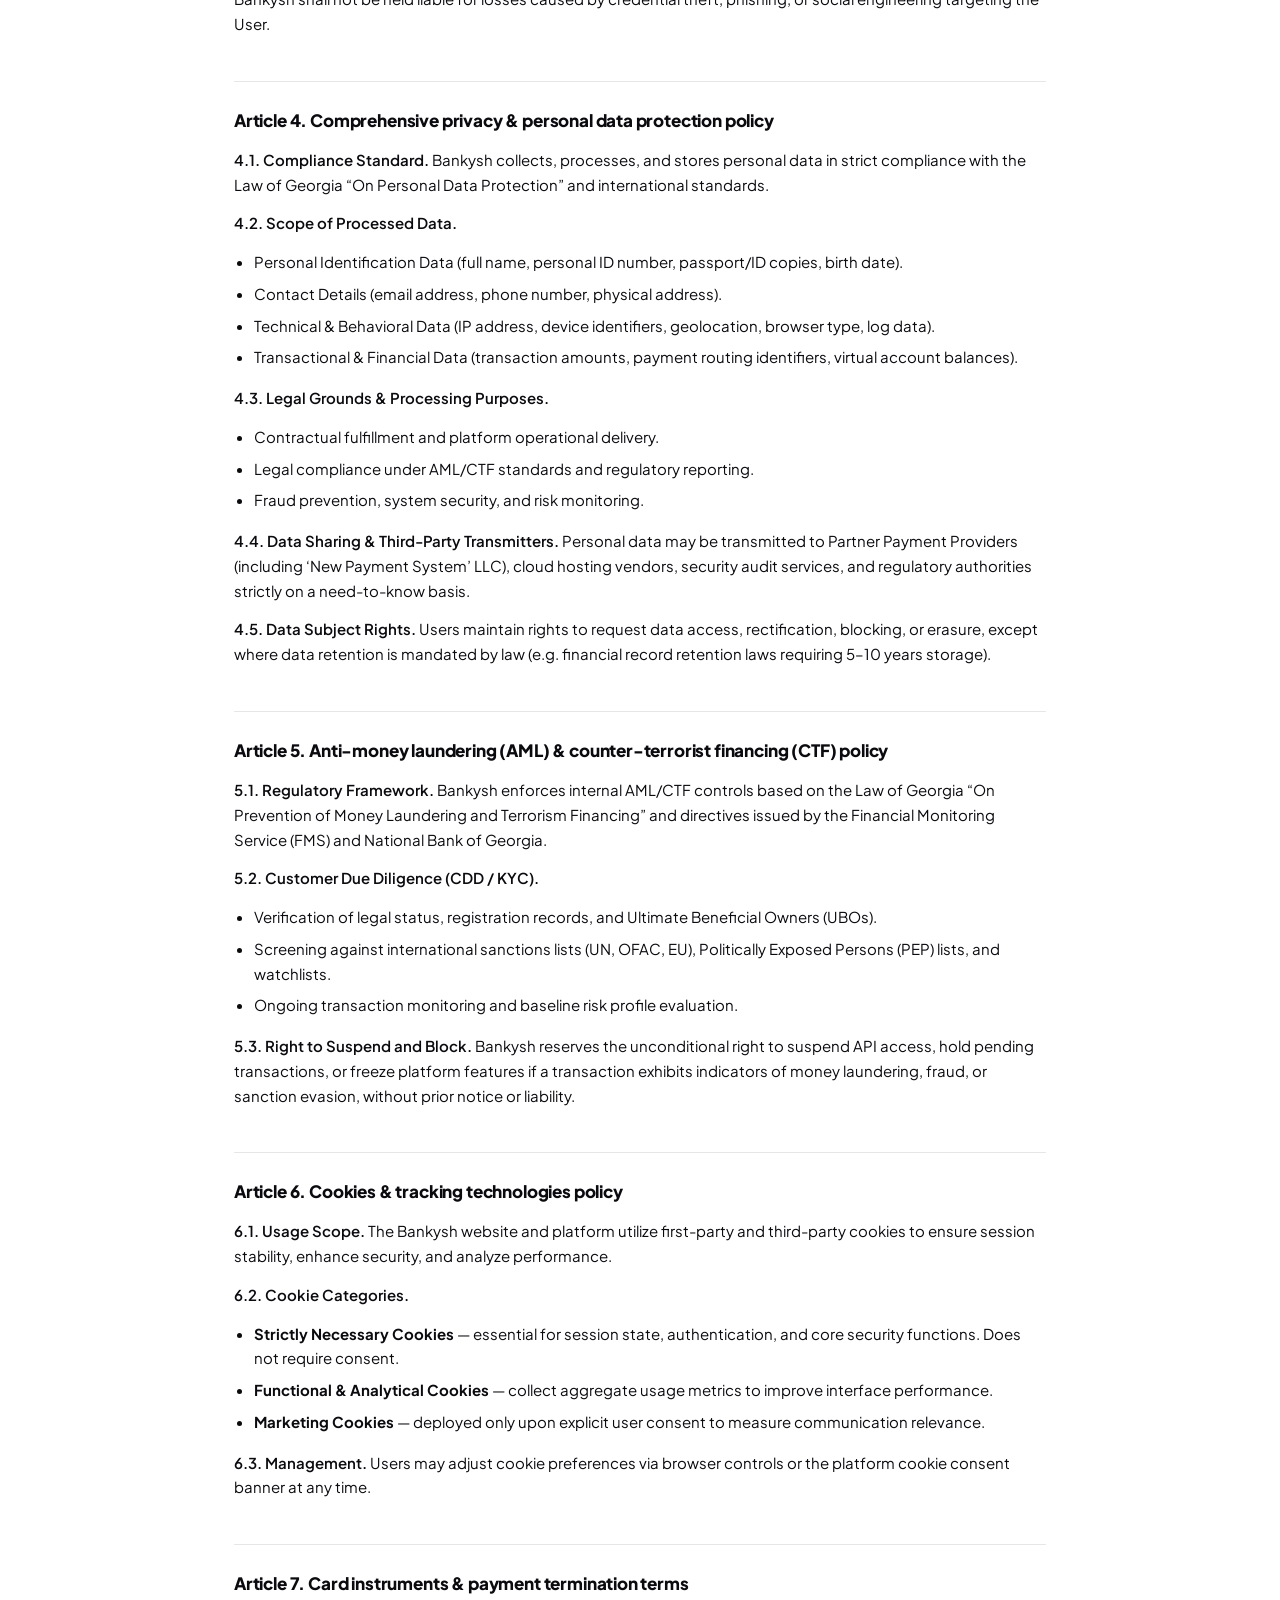
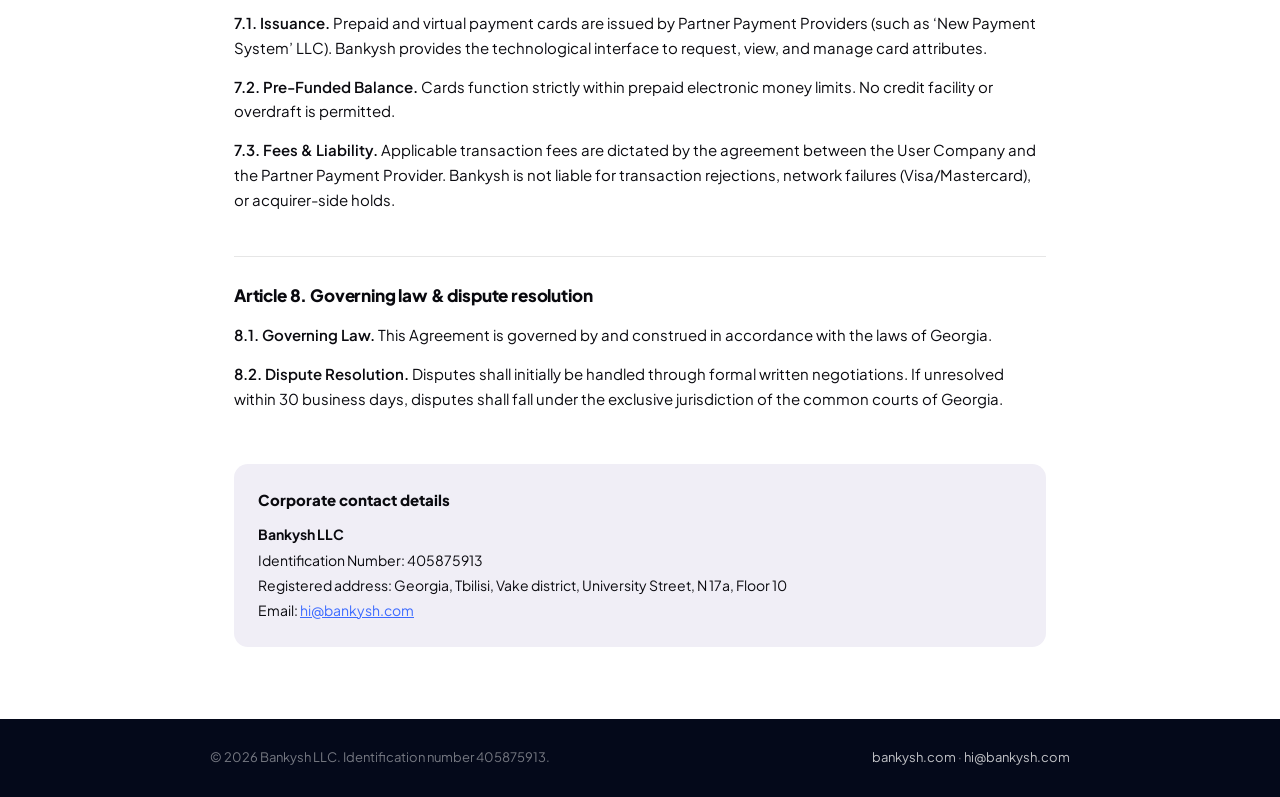
<file: public/terms/index.html>
<!doctype html>
<html lang="en">
<head>
<meta charset="UTF-8">
<meta name="viewport" content="width=device-width, initial-scale=1.0">
<title>Terms of Service — Bankysh</title>
<meta name="description" content="Bankysh LLC Terms of Service and System Agreement, including privacy, AML/CTF and cookie policies.">
<meta name="theme-color" content="#04091A">
<link rel="preconnect" href="https://fonts.googleapis.com">
<link rel="preconnect" href="https://fonts.gstatic.com" crossorigin>
<link rel="stylesheet" href="https://fonts.googleapis.com/css2?family=Plus+Jakarta+Sans:wght@400;500;600;800&display=swap">
<style>
  :root{
    --blue:#3D6BFF;
    --ink:#0A0A0F;
    --dark:#04091A;
    --paper:#F0EEF6;
  }
  *{box-sizing:border-box}
  body{
    margin:0;
    font-family:"Plus Jakarta Sans",system-ui,-apple-system,"Segoe UI",sans-serif;
    color:var(--ink);
    background:#fff;
    font-size:15px;
    line-height:1.65;
    -webkit-font-smoothing:antialiased;
  }
  a{color:var(--blue)}

  header{
    background:var(--dark);
    color:#fff;
    padding:22px 24px;
  }
  .bar{
    max-width:860px;margin:0 auto;
    display:flex;align-items:center;justify-content:space-between;gap:20px;
  }
  .logo{
    font-weight:800;font-size:20px;letter-spacing:-.02em;
    color:#fff;text-decoration:none;
  }
  .logo span{color:var(--blue)}
  .back{color:rgba(255,255,255,.6);text-decoration:none;font-size:14px}
  .back:hover{color:#fff}

  .hero{background:var(--paper);padding:56px 24px 44px}
  .hero-in{max-width:860px;margin:0 auto}
  h1{
    margin:0 0 10px;
    font-size:clamp(28px,5vw,42px);
    font-weight:800;
    letter-spacing:-.03em;
    line-height:1.1;
  }
  .eff{margin:0;color:rgba(10,10,15,.55);font-size:14px}

  main{max-width:860px;margin:0 auto;padding:48px 24px 72px}
  h2{
    margin:44px 0 14px;
    font-size:17px;
    font-weight:800;
    letter-spacing:-.01em;
    padding-top:24px;
    border-top:1px solid rgba(10,10,15,.1);
  }
  main > h2:first-of-type{border-top:0;padding-top:0;margin-top:0}
  p{margin:0 0 14px}
  .clause{margin:0 0 14px}
  .clause b{font-weight:600}
  ul{margin:0 0 16px;padding-left:20px}
  li{margin:0 0 7px}
  dl{margin:0 0 16px}
  dt{font-weight:600;margin-top:12px}
  dd{margin:2px 0 0;color:rgba(10,10,15,.75)}

  .contact{
    margin-top:52px;padding:24px;
    background:var(--paper);border-radius:14px;
  }
  .contact h3{margin:0 0 10px;font-size:15px;font-weight:800}
  .contact p{margin:0;font-size:14px;line-height:1.8}

  footer{
    background:var(--dark);color:rgba(255,255,255,.45);
    padding:28px 24px;font-size:13px;
  }
  .foot-in{max-width:860px;margin:0 auto;display:flex;
    justify-content:space-between;gap:18px;flex-wrap:wrap}
  footer a{color:rgba(255,255,255,.75);text-decoration:none}
  footer a:hover{color:#fff}

  @media (max-width:560px){
    main{padding:36px 20px 56px}
    .hero{padding:40px 20px 32px}
  }
</style>
</head>
<body>

<header>
  <div class="bar">
    <a class="logo" href="/">bankysh<span>.</span></a>
    <a class="back" href="/">&larr; Back to site</a>
  </div>
</header>

<div class="hero">
  <div class="hero-in">
    <h1>Terms of Service &amp; System Agreement</h1>
    <p class="eff">Effective date: October 2026</p>
  </div>
</div>

<main>

  <h2>Article 1. Preliminary provisions &amp; legal status</h2>
  <p class="clause"><b>1.1. The Parties.</b> This General Master Agreement (&ldquo;Agreement&rdquo;) governs the legal relationship between Bankysh LLC (Identification Number: 405875913; Registered Address: Georgia, Tbilisi, Vake district, University Street, N 17a, Floor 10) (hereinafter referred to as the &ldquo;Company&rdquo;, &ldquo;Bankysh&rdquo;, &ldquo;Aggregator&rdquo;, &ldquo;We&rdquo;, &ldquo;Us&rdquo;) and any physical or legal entity using the technology services, website, platform, application programming interfaces (APIs), or aggregated solutions provided by Bankysh (hereinafter referred to as the &ldquo;User&rdquo;, &ldquo;Client&rdquo;, or &ldquo;User Company&rdquo;).</p>
  <p class="clause"><b>1.2. Aggregator and Agent Status.</b> Bankysh LLC operates strictly as a Technology Aggregator, Software Provider, and Commercial Agent. Bankysh does not directly hold client deposits, issue electronic money, or directly execute financial transactions under its own financial license. Instead, Bankysh aggregates technical infrastructure and APIs supplied by third-party licensed payment service providers and financial institutions, including &lsquo;New Payment System&rsquo; LLC (Identification Number: 405550899, regulated by the National Bank of Georgia).</p>
  <p class="clause"><b>1.3. Public Offer and Binding Contract.</b> This Agreement constitutes a public offer (offer of adhesion). By registering an account, integrating Bankysh APIs, checking the acceptance box, or utilizing any platform features, the Client explicitly accepts all terms, conditions, schedules, and policies set forth herein without limitation.</p>
  <p class="clause"><b>1.4. Disclaimer of Direct Financial Liability.</b> Bankysh acts solely as an intermediary interface. Primary operational, legal, and regulatory liability for payment processing, settlement, card issuance, chargebacks, and compliance lies strictly with the executing financial institution (such as &lsquo;New Payment System&rsquo; LLC) and/or the Client User Company operating on the platform.</p>

  <h2>Article 2. Definitions &amp; interpretation</h2>
  <dl>
    <dt>Platform / System</dt>
    <dd>The software, dashboard, API infrastructure, and digital interfaces maintained by Bankysh LLC.</dd>
    <dt>Partner Payment Provider</dt>
    <dd>Any third-party licensed payment service provider, acquiring bank, or electronic money institution integrated into the Bankysh platform, including &lsquo;New Payment System&rsquo; LLC.</dd>
    <dt>User Company / Merchant</dt>
    <dd>A business entity utilizing Bankysh infrastructure to process payments or manage digital payment workflows for its end-clients.</dd>
    <dt>Prepaid / Virtual Card</dt>
    <dd>Digital or physical payment instruments issued by a Partner Payment Provider accessible through the Bankysh interface.</dd>
    <dt>Strong Customer Authentication (SCA)</dt>
    <dd>Security verification requiring at least two independent authentication factors (knowledge, possession, inherence).</dd>
  </dl>

  <h2>Article 3. Account registration, verification &amp; security</h2>
  <p class="clause"><b>3.1. Account Creation.</b> To access the platform, the User must register and provide complete, authentic, and verified organizational and personal documentation.</p>
  <p class="clause"><b>3.2. Personalized Security Credentials.</b> Users are strictly responsible for safeguarding account access details, API keys, passwords, PIN codes, and 3D-Secure credentials.</p>
  <p class="clause"><b>3.3. Unauthorized Access.</b> Any activity conducted through valid credentials shall be legally attributed to the User. Bankysh shall not be held liable for losses caused by credential theft, phishing, or social engineering targeting the User.</p>

  <h2>Article 4. Comprehensive privacy &amp; personal data protection policy</h2>
  <p class="clause"><b>4.1. Compliance Standard.</b> Bankysh collects, processes, and stores personal data in strict compliance with the Law of Georgia &ldquo;On Personal Data Protection&rdquo; and international standards.</p>
  <p class="clause"><b>4.2. Scope of Processed Data.</b></p>
  <ul>
    <li>Personal Identification Data (full name, personal ID number, passport/ID copies, birth date).</li>
    <li>Contact Details (email address, phone number, physical address).</li>
    <li>Technical &amp; Behavioral Data (IP address, device identifiers, geolocation, browser type, log data).</li>
    <li>Transactional &amp; Financial Data (transaction amounts, payment routing identifiers, virtual account balances).</li>
  </ul>
  <p class="clause"><b>4.3. Legal Grounds &amp; Processing Purposes.</b></p>
  <ul>
    <li>Contractual fulfillment and platform operational delivery.</li>
    <li>Legal compliance under AML/CTF standards and regulatory reporting.</li>
    <li>Fraud prevention, system security, and risk monitoring.</li>
  </ul>
  <p class="clause"><b>4.4. Data Sharing &amp; Third-Party Transmitters.</b> Personal data may be transmitted to Partner Payment Providers (including &lsquo;New Payment System&rsquo; LLC), cloud hosting vendors, security audit services, and regulatory authorities strictly on a need-to-know basis.</p>
  <p class="clause"><b>4.5. Data Subject Rights.</b> Users maintain rights to request data access, rectification, blocking, or erasure, except where data retention is mandated by law (e.g. financial record retention laws requiring 5&ndash;10 years storage).</p>

  <h2>Article 5. Anti-money laundering (AML) &amp; counter-terrorist financing (CTF) policy</h2>
  <p class="clause"><b>5.1. Regulatory Framework.</b> Bankysh enforces internal AML/CTF controls based on the Law of Georgia &ldquo;On Prevention of Money Laundering and Terrorism Financing&rdquo; and directives issued by the Financial Monitoring Service (FMS) and National Bank of Georgia.</p>
  <p class="clause"><b>5.2. Customer Due Diligence (CDD / KYC).</b></p>
  <ul>
    <li>Verification of legal status, registration records, and Ultimate Beneficial Owners (UBOs).</li>
    <li>Screening against international sanctions lists (UN, OFAC, EU), Politically Exposed Persons (PEP) lists, and watchlists.</li>
    <li>Ongoing transaction monitoring and baseline risk profile evaluation.</li>
  </ul>
  <p class="clause"><b>5.3. Right to Suspend and Block.</b> Bankysh reserves the unconditional right to suspend API access, hold pending transactions, or freeze platform features if a transaction exhibits indicators of money laundering, fraud, or sanction evasion, without prior notice or liability.</p>

  <h2>Article 6. Cookies &amp; tracking technologies policy</h2>
  <p class="clause"><b>6.1. Usage Scope.</b> The Bankysh website and platform utilize first-party and third-party cookies to ensure session stability, enhance security, and analyze performance.</p>
  <p class="clause"><b>6.2. Cookie Categories.</b></p>
  <ul>
    <li><b>Strictly Necessary Cookies</b> &mdash; essential for session state, authentication, and core security functions. Does not require consent.</li>
    <li><b>Functional &amp; Analytical Cookies</b> &mdash; collect aggregate usage metrics to improve interface performance.</li>
    <li><b>Marketing Cookies</b> &mdash; deployed only upon explicit user consent to measure communication relevance.</li>
  </ul>
  <p class="clause"><b>6.3. Management.</b> Users may adjust cookie preferences via browser controls or the platform cookie consent banner at any time.</p>

  <h2>Article 7. Card instruments &amp; payment termination terms</h2>
  <p class="clause"><b>7.1. Issuance.</b> Prepaid and virtual payment cards are issued by Partner Payment Providers (such as &lsquo;New Payment System&rsquo; LLC). Bankysh provides the technological interface to request, view, and manage card attributes.</p>
  <p class="clause"><b>7.2. Pre-Funded Balance.</b> Cards function strictly within prepaid electronic money limits. No credit facility or overdraft is permitted.</p>
  <p class="clause"><b>7.3. Fees &amp; Liability.</b> Applicable transaction fees are dictated by the agreement between the User Company and the Partner Payment Provider. Bankysh is not liable for transaction rejections, network failures (Visa/Mastercard), or acquirer-side holds.</p>

  <h2>Article 8. Governing law &amp; dispute resolution</h2>
  <p class="clause"><b>8.1. Governing Law.</b> This Agreement is governed by and construed in accordance with the laws of Georgia.</p>
  <p class="clause"><b>8.2. Dispute Resolution.</b> Disputes shall initially be handled through formal written negotiations. If unresolved within 30 business days, disputes shall fall under the exclusive jurisdiction of the common courts of Georgia.</p>

  <div class="contact">
    <h3>Corporate contact details</h3>
    <p>
      <b>Bankysh LLC</b><br>
      Identification Number: 405875913<br>
      Registered address: Georgia, Tbilisi, Vake district, University Street, N 17a, Floor 10<br>
      Email: <a href="mailto:hi@bankysh.com">hi@bankysh.com</a>
    </p>
  </div>

</main>

<footer>
  <div class="foot-in">
    <span>&copy; 2026 Bankysh LLC. Identification number 405875913.</span>
    <span><a href="/">bankysh.com</a> &middot; <a href="mailto:hi@bankysh.com">hi@bankysh.com</a></span>
  </div>
</footer>

</body>
</html>
</file>
<file: assets/index-DpYB2PQo.css>
@import "https://fonts.googleapis.com/css2?family=Plus+Jakarta+Sans:ital,wght@0,400;0,500;0,600;0,700;0,800;1,400&display=swap";@layer components;@layer properties{@supports (((-webkit-hyphens:none)) and (not (margin-trim:inline))) or ((-moz-orient:inline) and (not (color:rgb(from red r g b)))){*,:before,:after,::backdrop{--tw-rotate-x:initial;--tw-rotate-y:initial;--tw-rotate-z:initial;--tw-skew-x:initial;--tw-skew-y:initial;--tw-space-y-reverse:0;--tw-border-style:solid;--tw-leading:initial;--tw-font-weight:initial;--tw-tracking:initial;--tw-shadow:0 0 #0000;--tw-shadow-color:initial;--tw-shadow-alpha:100%;--tw-inset-shadow:0 0 #0000;--tw-inset-shadow-color:initial;--tw-inset-shadow-alpha:100%;--tw-ring-color:initial;--tw-ring-shadow:0 0 #0000;--tw-inset-ring-color:initial;--tw-inset-ring-shadow:0 0 #0000;--tw-ring-inset:initial;--tw-ring-offset-width:0px;--tw-ring-offset-color:#fff;--tw-ring-offset-shadow:0 0 #0000;--tw-blur:initial;--tw-brightness:initial;--tw-contrast:initial;--tw-grayscale:initial;--tw-hue-rotate:initial;--tw-invert:initial;--tw-opacity:initial;--tw-saturate:initial;--tw-sepia:initial;--tw-drop-shadow:initial;--tw-drop-shadow-color:initial;--tw-drop-shadow-alpha:100%;--tw-drop-shadow-size:initial;--tw-duration:initial;--tw-translate-x:0;--tw-translate-y:0;--tw-translate-z:0}}}@layer theme{:root,:host{--font-sans:"Plus Jakarta Sans", sans-serif;--font-mono:ui-monospace, SFMono-Regular, Menlo, Monaco, Consolas, "Liberation Mono", "Courier New", monospace;--color-white:#fff;--spacing:.25rem;--container-xs:20rem;--container-sm:24rem;--container-md:28rem;--container-lg:32rem;--container-2xl:42rem;--container-3xl:48rem;--container-5xl:64rem;--text-xs:.75rem;--text-xs--line-height:calc(1 / .75);--text-sm:.875rem;--text-sm--line-height:calc(1.25 / .875);--text-base:1rem;--text-base--line-height:calc(1.5 / 1);--text-lg:1.125rem;--text-lg--line-height:calc(1.75 / 1.125);--text-xl:1.25rem;--text-xl--line-height:calc(1.75 / 1.25);--text-3xl:1.875rem;--text-3xl--line-height:calc(2.25 / 1.875);--text-4xl:2.25rem;--text-4xl--line-height:calc(2.5 / 2.25);--text-5xl:3rem;--text-5xl--line-height:1;--text-6xl:3.75rem;--text-6xl--line-height:1;--font-weight-medium:500;--font-weight-semibold:600;--font-weight-bold:700;--font-weight-extrabold:800;--tracking-tight:-.025em;--tracking-wide:.025em;--tracking-wider:.05em;--tracking-widest:.1em;--leading-relaxed:1.625;--radius-xl:.75rem;--radius-2xl:1rem;--default-transition-duration:.15s;--default-transition-timing-function:cubic-bezier(.4, 0, .2, 1);--default-font-family:var(--font-sans);--default-mono-font-family:var(--font-mono)}}@layer base{*,:after,:before,::backdrop{box-sizing:border-box;border:0 solid;margin:0;padding:0}::file-selector-button{box-sizing:border-box;border:0 solid;margin:0;padding:0}html,:host{-webkit-text-size-adjust:100%;tab-size:4;line-height:1.5;font-family:var(--default-font-family,ui-sans-serif, system-ui, sans-serif, "Apple Color Emoji", "Segoe UI Emoji", "Segoe UI Symbol", "Noto Color Emoji");font-feature-settings:var(--default-font-feature-settings,normal);font-variation-settings:var(--default-font-variation-settings,normal);-webkit-tap-highlight-color:transparent}hr{height:0;color:inherit;border-top-width:1px}abbr:where([title]){-webkit-text-decoration:underline dotted;text-decoration:underline dotted}h1,h2,h3,h4,h5,h6{font-size:inherit;font-weight:inherit}a{color:inherit;-webkit-text-decoration:inherit;-webkit-text-decoration:inherit;-webkit-text-decoration:inherit;-webkit-text-decoration:inherit;text-decoration:inherit}b,strong{font-weight:bolder}code,kbd,samp,pre{font-family:var(--default-mono-font-family,ui-monospace, SFMono-Regular, Menlo, Monaco, Consolas, "Liberation Mono", "Courier New", monospace);font-feature-settings:var(--default-mono-font-feature-settings,normal);font-variation-settings:var(--default-mono-font-variation-settings,normal);font-size:1em}small{font-size:80%}sub,sup{vertical-align:baseline;font-size:75%;line-height:0;position:relative}sub{bottom:-.25em}sup{top:-.5em}table{text-indent:0;border-color:inherit;border-collapse:collapse}:-moz-focusring{outline:auto}progress{vertical-align:baseline}summary{display:list-item}ol,ul,menu{list-style:none}img,svg,video,canvas,audio,iframe,embed,object{vertical-align:middle;display:block}img,video{max-width:100%;height:auto}button,input,select,optgroup,textarea{font:inherit;font-feature-settings:inherit;font-variation-settings:inherit;letter-spacing:inherit;color:inherit;opacity:1;background-color:#0000;border-radius:0}::file-selector-button{font:inherit;font-feature-settings:inherit;font-variation-settings:inherit;letter-spacing:inherit;color:inherit;opacity:1;background-color:#0000;border-radius:0}:where(select:is([multiple],[size])) optgroup{font-weight:bolder}:where(select:is([multiple],[size])) optgroup option{padding-inline-start:20px}::file-selector-button{margin-inline-end:4px}::placeholder{opacity:1}@supports (not ((-webkit-appearance:-apple-pay-button))) or (contain-intrinsic-size:1px){::placeholder{color:currentColor}@supports (color:color-mix(in lab, red, red)){::placeholder{color:color-mix(in oklab, currentcolor 50%, transparent)}}}textarea{resize:vertical}::-webkit-search-decoration{-webkit-appearance:none}::-webkit-date-and-time-value{min-height:1lh;text-align:inherit}::-webkit-datetime-edit{display:inline-flex}::-webkit-datetime-edit-fields-wrapper{padding:0}::-webkit-datetime-edit{padding-block:0}::-webkit-datetime-edit-year-field{padding-block:0}::-webkit-datetime-edit-month-field{padding-block:0}::-webkit-datetime-edit-day-field{padding-block:0}::-webkit-datetime-edit-hour-field{padding-block:0}::-webkit-datetime-edit-minute-field{padding-block:0}::-webkit-datetime-edit-second-field{padding-block:0}::-webkit-datetime-edit-millisecond-field{padding-block:0}::-webkit-datetime-edit-meridiem-field{padding-block:0}::-webkit-calendar-picker-indicator{line-height:1}:-moz-ui-invalid{box-shadow:none}button,input:where([type=button],[type=reset],[type=submit]){appearance:button}::file-selector-button{appearance:button}::-webkit-inner-spin-button{height:auto}::-webkit-outer-spin-button{height:auto}[hidden]:where(:not([hidden=until-found])){display:none!important}}@layer utilities{.pointer-events-none{pointer-events:none}.visible{visibility:visible}.absolute{position:absolute}.fixed{position:fixed}.relative{position:relative}.sticky{position:sticky}.inset-0{inset:calc(var(--spacing) * 0)}.start{inset-inline-start:var(--spacing)}.end{inset-inline-end:var(--spacing)}.top-0{top:calc(var(--spacing) * 0)}.right-0{right:calc(var(--spacing) * 0)}.bottom-0{bottom:calc(var(--spacing) * 0)}.left-0{left:calc(var(--spacing) * 0)}.z-10{z-index:10}.z-50{z-index:50}.col-span-2{grid-column:span 2/span 2}.mx-auto{margin-inline:auto}.mt-0\.5{margin-top:calc(var(--spacing) * .5)}.mt-2{margin-top:calc(var(--spacing) * 2)}.mt-4{margin-top:calc(var(--spacing) * 4)}.mt-5{margin-top:calc(var(--spacing) * 5)}.mt-8{margin-top:calc(var(--spacing) * 8)}.mb-1{margin-bottom:calc(var(--spacing) * 1)}.mb-2{margin-bottom:calc(var(--spacing) * 2)}.mb-3{margin-bottom:calc(var(--spacing) * 3)}.mb-4{margin-bottom:calc(var(--spacing) * 4)}.mb-5{margin-bottom:calc(var(--spacing) * 5)}.mb-6{margin-bottom:calc(var(--spacing) * 6)}.mb-8{margin-bottom:calc(var(--spacing) * 8)}.mb-10{margin-bottom:calc(var(--spacing) * 10)}.mb-12{margin-bottom:calc(var(--spacing) * 12)}.-ml-2\.5{margin-left:calc(var(--spacing) * -2.5)}.block{display:block}.flex{display:flex}.grid{display:grid}.hidden{display:none}.inline{display:inline}.inline-flex{display:inline-flex}.table{display:table}.h-7{height:calc(var(--spacing) * 7)}.h-14{height:calc(var(--spacing) * 14)}.h-16{height:calc(var(--spacing) * 16)}.h-40{height:calc(var(--spacing) * 40)}.h-48{height:calc(var(--spacing) * 48)}.w-7{width:calc(var(--spacing) * 7)}.w-48{width:calc(var(--spacing) * 48)}.w-56{width:calc(var(--spacing) * 56)}.w-64{width:calc(var(--spacing) * 64)}.w-full{width:100%}.max-w-2xl{max-width:var(--container-2xl)}.max-w-3xl{max-width:var(--container-3xl)}.max-w-5xl{max-width:var(--container-5xl)}.max-w-lg{max-width:var(--container-lg)}.max-w-md{max-width:var(--container-md)}.max-w-sm{max-width:var(--container-sm)}.max-w-xs{max-width:var(--container-xs)}.flex-1{flex:1}.shrink-0{flex-shrink:0}.transform{transform:var(--tw-rotate-x,) var(--tw-rotate-y,) var(--tw-rotate-z,) var(--tw-skew-x,) var(--tw-skew-y,)}.cursor-pointer{cursor:pointer}.grid-cols-1{grid-template-columns:repeat(1,minmax(0,1fr))}.grid-cols-2{grid-template-columns:repeat(2,minmax(0,1fr))}.flex-col{flex-direction:column}.flex-wrap{flex-wrap:wrap}.items-center{align-items:center}.items-end{align-items:flex-end}.items-start{align-items:flex-start}.justify-between{justify-content:space-between}.justify-center{justify-content:center}.gap-1{gap:calc(var(--spacing) * 1)}.gap-2{gap:calc(var(--spacing) * 2)}.gap-2\.5{gap:calc(var(--spacing) * 2.5)}.gap-3{gap:calc(var(--spacing) * 3)}.gap-5{gap:calc(var(--spacing) * 5)}.gap-6{gap:calc(var(--spacing) * 6)}.gap-7{gap:calc(var(--spacing) * 7)}.gap-8{gap:calc(var(--spacing) * 8)}.gap-10{gap:calc(var(--spacing) * 10)}.gap-12{gap:calc(var(--spacing) * 12)}.gap-px{gap:1px}:where(.space-y-1>:not(:last-child)){--tw-space-y-reverse:0;margin-block-start:calc(calc(var(--spacing) * 1) * var(--tw-space-y-reverse));margin-block-end:calc(calc(var(--spacing) * 1) * calc(1 - var(--tw-space-y-reverse)))}:where(.space-y-2\.5>:not(:last-child)){--tw-space-y-reverse:0;margin-block-start:calc(calc(var(--spacing) * 2.5) * var(--tw-space-y-reverse));margin-block-end:calc(calc(var(--spacing) * 2.5) * calc(1 - var(--tw-space-y-reverse)))}:where(.space-y-3>:not(:last-child)){--tw-space-y-reverse:0;margin-block-start:calc(calc(var(--spacing) * 3) * var(--tw-space-y-reverse));margin-block-end:calc(calc(var(--spacing) * 3) * calc(1 - var(--tw-space-y-reverse)))}.overflow-hidden{overflow:hidden}.rounded-2xl{border-radius:var(--radius-2xl)}.rounded-full{border-radius:3.40282e38px}.rounded-xl{border-radius:var(--radius-xl)}.border{border-style:var(--tw-border-style);border-width:1px}.border-t{border-top-style:var(--tw-border-style);border-top-width:1px}.border-t-2{border-top-style:var(--tw-border-style);border-top-width:2px}.border-b{border-bottom-style:var(--tw-border-style);border-bottom-width:1px}.border-none{--tw-border-style:none;border-style:none}.border-\[\#0A0A0F\]\/5{border-color:oklab(14.7335% .00277905 -.0103663/.05)}.border-\[\#0A0A0F\]\/8{border-color:oklab(14.7335% .00277905 -.0103663/.08)}.border-\[\#3D6BFF\]{border-color:#3d6bff}.border-\[\#3D6BFF\]\/20{border-color:oklab(58.5306% -.0149697 -.225156/.2)}.border-\[\#3D6BFF\]\/40{border-color:oklab(58.5306% -.0149697 -.225156/.4)}.border-white\/5{border-color:#ffffff0d}@supports (color:color-mix(in lab, red, red)){.border-white\/5{border-color:color-mix(in oklab, var(--color-white) 5%, transparent)}}.border-white\/8{border-color:#ffffff14}@supports (color:color-mix(in lab, red, red)){.border-white\/8{border-color:color-mix(in oklab, var(--color-white) 8%, transparent)}}.border-white\/10{border-color:#ffffff1a}@supports (color:color-mix(in lab, red, red)){.border-white\/10{border-color:color-mix(in oklab, var(--color-white) 10%, transparent)}}.border-white\/15{border-color:#ffffff26}@supports (color:color-mix(in lab, red, red)){.border-white\/15{border-color:color-mix(in oklab, var(--color-white) 15%, transparent)}}.border-white\/25{border-color:#ffffff40}@supports (color:color-mix(in lab, red, red)){.border-white\/25{border-color:color-mix(in oklab, var(--color-white) 25%, transparent)}}.bg-\[\#0A0A0F\]{background-color:#0a0a0f}.bg-\[\#0A0A0F\]\/8{background-color:oklab(14.7335% .00277905 -.0103663/.08)}.bg-\[\#3D6BFF\]{background-color:#3d6bff}.bg-\[\#3D6BFF\]\/5{background-color:oklab(58.5306% -.0149697 -.225156/.05)}.bg-\[\#111118\]{background-color:#111118}.bg-\[\#F0EEF6\]{background-color:#f0eef6}.bg-transparent{background-color:#0000}.bg-white{background-color:var(--color-white)}.bg-white\/5{background-color:#ffffff0d}@supports (color:color-mix(in lab, red, red)){.bg-white\/5{background-color:color-mix(in oklab, var(--color-white) 5%, transparent)}}.bg-white\/6{background-color:#ffffff0f}@supports (color:color-mix(in lab, red, red)){.bg-white\/6{background-color:color-mix(in oklab, var(--color-white) 6%, transparent)}}.bg-white\/15{background-color:#ffffff26}@supports (color:color-mix(in lab, red, red)){.bg-white\/15{background-color:color-mix(in oklab, var(--color-white) 15%, transparent)}}.bg-white\/30{background-color:#ffffff4d}@supports (color:color-mix(in lab, red, red)){.bg-white\/30{background-color:color-mix(in oklab, var(--color-white) 30%, transparent)}}.p-4{padding:calc(var(--spacing) * 4)}.p-5{padding:calc(var(--spacing) * 5)}.p-6{padding:calc(var(--spacing) * 6)}.p-7{padding:calc(var(--spacing) * 7)}.p-8{padding:calc(var(--spacing) * 8)}.px-3{padding-inline:calc(var(--spacing) * 3)}.px-4{padding-inline:calc(var(--spacing) * 4)}.px-5{padding-inline:calc(var(--spacing) * 5)}.px-6{padding-inline:calc(var(--spacing) * 6)}.px-7{padding-inline:calc(var(--spacing) * 7)}.py-1{padding-block:calc(var(--spacing) * 1)}.py-2{padding-block:calc(var(--spacing) * 2)}.py-2\.5{padding-block:calc(var(--spacing) * 2.5)}.py-3{padding-block:calc(var(--spacing) * 3)}.py-3\.5{padding-block:calc(var(--spacing) * 3.5)}.py-4{padding-block:calc(var(--spacing) * 4)}.py-5{padding-block:calc(var(--spacing) * 5)}.py-12{padding-block:calc(var(--spacing) * 12)}.py-16{padding-block:calc(var(--spacing) * 16)}.py-20{padding-block:calc(var(--spacing) * 20)}.py-28{padding-block:calc(var(--spacing) * 28)}.pt-5{padding-top:calc(var(--spacing) * 5)}.pt-6{padding-top:calc(var(--spacing) * 6)}.pt-8{padding-top:calc(var(--spacing) * 8)}.pt-16{padding-top:calc(var(--spacing) * 16)}.pr-4{padding-right:calc(var(--spacing) * 4)}.pb-4{padding-bottom:calc(var(--spacing) * 4)}.pb-5{padding-bottom:calc(var(--spacing) * 5)}.pb-20{padding-bottom:calc(var(--spacing) * 20)}.text-center{text-align:center}.text-left{text-align:left}.text-right{text-align:right}.font-mono{font-family:var(--font-mono)}.text-3xl{font-size:var(--text-3xl);line-height:var(--tw-leading,var(--text-3xl--line-height))}.text-4xl{font-size:var(--text-4xl);line-height:var(--tw-leading,var(--text-4xl--line-height))}.text-6xl{font-size:var(--text-6xl);line-height:var(--tw-leading,var(--text-6xl--line-height))}.text-base{font-size:var(--text-base);line-height:var(--tw-leading,var(--text-base--line-height))}.text-lg{font-size:var(--text-lg);line-height:var(--tw-leading,var(--text-lg--line-height))}.text-sm{font-size:var(--text-sm);line-height:var(--tw-leading,var(--text-sm--line-height))}.text-xl{font-size:var(--text-xl);line-height:var(--tw-leading,var(--text-xl--line-height))}.text-xs{font-size:var(--text-xs);line-height:var(--tw-leading,var(--text-xs--line-height))}.text-\[10px\]{font-size:10px}.leading-\[1\.1\]{--tw-leading:1.1;line-height:1.1}.leading-\[1\.04\]{--tw-leading:1.04;line-height:1.04}.leading-\[1\.05\]{--tw-leading:1.05;line-height:1.05}.leading-relaxed{--tw-leading:var(--leading-relaxed);line-height:var(--leading-relaxed)}.font-bold{--tw-font-weight:var(--font-weight-bold);font-weight:var(--font-weight-bold)}.font-extrabold{--tw-font-weight:var(--font-weight-extrabold);font-weight:var(--font-weight-extrabold)}.font-medium{--tw-font-weight:var(--font-weight-medium);font-weight:var(--font-weight-medium)}.font-semibold{--tw-font-weight:var(--font-weight-semibold);font-weight:var(--font-weight-semibold)}.tracking-\[-0\.02em\]{--tw-tracking:-.02em;letter-spacing:-.02em}.tracking-\[-0\.03em\]{--tw-tracking:-.03em;letter-spacing:-.03em}.tracking-\[-0\.04em\]{--tw-tracking:-.04em;letter-spacing:-.04em}.tracking-tight{--tw-tracking:var(--tracking-tight);letter-spacing:var(--tracking-tight)}.tracking-wide{--tw-tracking:var(--tracking-wide);letter-spacing:var(--tracking-wide)}.tracking-wider{--tw-tracking:var(--tracking-wider);letter-spacing:var(--tracking-wider)}.tracking-widest{--tw-tracking:var(--tracking-widest);letter-spacing:var(--tracking-widest)}.text-\[\#0A0A0F\]{color:#0a0a0f}.text-\[\#0A0A0F\]\/15{color:oklab(14.7335% .00277905 -.0103663/.15)}.text-\[\#0A0A0F\]\/40{color:oklab(14.7335% .00277905 -.0103663/.4)}.text-\[\#0A0A0F\]\/45{color:oklab(14.7335% .00277905 -.0103663/.45)}.text-\[\#0A0A0F\]\/50{color:oklab(14.7335% .00277905 -.0103663/.5)}.text-\[\#0A0A0F\]\/55{color:oklab(14.7335% .00277905 -.0103663/.55)}.text-\[\#0A0A0F\]\/60{color:oklab(14.7335% .00277905 -.0103663/.6)}.text-\[\#0A0A0F\]\/70{color:oklab(14.7335% .00277905 -.0103663/.7)}.text-\[\#3D6BFF\]{color:#3d6bff}.text-white{color:var(--color-white)}.text-white\/15{color:#ffffff26}@supports (color:color-mix(in lab, red, red)){.text-white\/15{color:color-mix(in oklab, var(--color-white) 15%, transparent)}}.text-white\/20{color:#fff3}@supports (color:color-mix(in lab, red, red)){.text-white\/20{color:color-mix(in oklab, var(--color-white) 20%, transparent)}}.text-white\/25{color:#ffffff40}@supports (color:color-mix(in lab, red, red)){.text-white\/25{color:color-mix(in oklab, var(--color-white) 25%, transparent)}}.text-white\/30{color:#ffffff4d}@supports (color:color-mix(in lab, red, red)){.text-white\/30{color:color-mix(in oklab, var(--color-white) 30%, transparent)}}.text-white\/35{color:#ffffff59}@supports (color:color-mix(in lab, red, red)){.text-white\/35{color:color-mix(in oklab, var(--color-white) 35%, transparent)}}.text-white\/40{color:#fff6}@supports (color:color-mix(in lab, red, red)){.text-white\/40{color:color-mix(in oklab, var(--color-white) 40%, transparent)}}.text-white\/45{color:#ffffff73}@supports (color:color-mix(in lab, red, red)){.text-white\/45{color:color-mix(in oklab, var(--color-white) 45%, transparent)}}.text-white\/50{color:#ffffff80}@supports (color:color-mix(in lab, red, red)){.text-white\/50{color:color-mix(in oklab, var(--color-white) 50%, transparent)}}.text-white\/60{color:#fff9}@supports (color:color-mix(in lab, red, red)){.text-white\/60{color:color-mix(in oklab, var(--color-white) 60%, transparent)}}.text-white\/80{color:#fffc}@supports (color:color-mix(in lab, red, red)){.text-white\/80{color:color-mix(in oklab, var(--color-white) 80%, transparent)}}.capitalize{text-transform:capitalize}.uppercase{text-transform:uppercase}.opacity-15{opacity:.15}.opacity-30{opacity:.3}.shadow-2xl{--tw-shadow:0 25px 50px -12px var(--tw-shadow-color,#00000040);box-shadow:var(--tw-inset-shadow), var(--tw-inset-ring-shadow), var(--tw-ring-offset-shadow), var(--tw-ring-shadow), var(--tw-shadow)}.shadow-sm{--tw-shadow:0 1px 3px 0 var(--tw-shadow-color,#0000001a), 0 1px 2px -1px var(--tw-shadow-color,#0000001a);box-shadow:var(--tw-inset-shadow), var(--tw-inset-ring-shadow), var(--tw-ring-offset-shadow), var(--tw-ring-shadow), var(--tw-shadow)}.filter{filter:var(--tw-blur,) var(--tw-brightness,) var(--tw-contrast,) var(--tw-grayscale,) var(--tw-hue-rotate,) var(--tw-invert,) var(--tw-saturate,) var(--tw-sepia,) var(--tw-drop-shadow,)}.transition{transition-property:color,background-color,border-color,outline-color,text-decoration-color,fill,stroke,--tw-gradient-from,--tw-gradient-via,--tw-gradient-to,opacity,box-shadow,transform,translate,scale,rotate,filter,-webkit-backdrop-filter,backdrop-filter,display,content-visibility,overlay,pointer-events;transition-timing-function:var(--tw-ease,var(--default-transition-timing-function));transition-duration:var(--tw-duration,var(--default-transition-duration))}.transition-all{transition-property:all;transition-timing-function:var(--tw-ease,var(--default-transition-timing-function));transition-duration:var(--tw-duration,var(--default-transition-duration))}.transition-colors{transition-property:color,background-color,border-color,outline-color,text-decoration-color,fill,stroke,--tw-gradient-from,--tw-gradient-via,--tw-gradient-to;transition-timing-function:var(--tw-ease,var(--default-transition-timing-function));transition-duration:var(--tw-duration,var(--default-transition-duration))}.duration-300{--tw-duration:.3s;transition-duration:.3s}@media (hover:hover){.group-hover\:text-\[\#3D6BFF\]:is(:where(.group):hover *){color:#3d6bff}}.placeholder\:text-white\/30::placeholder{color:#ffffff4d}@supports (color:color-mix(in lab, red, red)){.placeholder\:text-white\/30::placeholder{color:color-mix(in oklab, var(--color-white) 30%, transparent)}}@media (hover:hover){.hover\:-translate-y-1:hover{--tw-translate-y:calc(var(--spacing) * -1);translate:var(--tw-translate-x) var(--tw-translate-y)}.hover\:border-\[\#3D6BFF\]\/30:hover{border-color:oklab(58.5306% -.0149697 -.225156/.3)}.hover\:border-white\/50:hover{border-color:#ffffff80}@supports (color:color-mix(in lab, red, red)){.hover\:border-white\/50:hover{border-color:color-mix(in oklab, var(--color-white) 50%, transparent)}}.hover\:bg-\[\#5580FF\]:hover{background-color:#5580ff}.hover\:text-white:hover{color:var(--color-white)}}.focus\:border-\[\#3D6BFF\]:focus{border-color:#3d6bff}.focus\:outline-none:focus{--tw-outline-style:none;outline-style:none}.active\:scale-\[0\.98\]:active{scale:.98}@media (width>=40rem){.sm\:grid-cols-2{grid-template-columns:repeat(2,minmax(0,1fr))}}@media (width>=48rem){.md\:col-span-1{grid-column:span 1/span 1}.md\:flex{display:flex}.md\:hidden{display:none}.md\:h-44{height:calc(var(--spacing) * 44)}.md\:w-64{width:calc(var(--spacing) * 64)}.md\:w-72{width:calc(var(--spacing) * 72)}.md\:grid-cols-2{grid-template-columns:repeat(2,minmax(0,1fr))}.md\:grid-cols-3{grid-template-columns:repeat(3,minmax(0,1fr))}.md\:grid-cols-5{grid-template-columns:repeat(5,minmax(0,1fr))}.md\:px-10{padding-inline:calc(var(--spacing) * 10)}.md\:py-24{padding-block:calc(var(--spacing) * 24)}.md\:pb-0{padding-bottom:calc(var(--spacing) * 0)}.md\:text-4xl{font-size:var(--text-4xl);line-height:var(--tw-leading,var(--text-4xl--line-height))}.md\:text-5xl{font-size:var(--text-5xl);line-height:var(--tw-leading,var(--text-5xl--line-height))}}@media (width>=64rem){.lg\:grid-cols-3{grid-template-columns:repeat(3,minmax(0,1fr))}.lg\:grid-cols-4{grid-template-columns:repeat(4,minmax(0,1fr))}.lg\:text-\[58px\]{font-size:58px}}}html{-webkit-font-smoothing:antialiased;font-family:Plus Jakarta Sans,sans-serif}::-webkit-scrollbar{width:6px}::-webkit-scrollbar-track{background:0 0}::-webkit-scrollbar-thumb{background:#3d6bff4d;border-radius:3px}body:not(:hover) ::-webkit-scrollbar-thumb{background:0 0}:focus-visible{outline-offset:2px;outline:2px solid #3d6bff}@property --tw-rotate-x{syntax:"*";inherits:false}@property --tw-rotate-y{syntax:"*";inherits:false}@property --tw-rotate-z{syntax:"*";inherits:false}@property --tw-skew-x{syntax:"*";inherits:false}@property --tw-skew-y{syntax:"*";inherits:false}@property --tw-space-y-reverse{syntax:"*";inherits:false;initial-value:0}@property --tw-border-style{syntax:"*";inherits:false;initial-value:solid}@property --tw-leading{syntax:"*";inherits:false}@property --tw-font-weight{syntax:"*";inherits:false}@property --tw-tracking{syntax:"*";inherits:false}@property --tw-shadow{syntax:"*";inherits:false;initial-value:0 0 #0000}@property --tw-shadow-color{syntax:"*";inherits:false}@property --tw-shadow-alpha{syntax:"<percentage>";inherits:false;initial-value:100%}@property --tw-inset-shadow{syntax:"*";inherits:false;initial-value:0 0 #0000}@property --tw-inset-shadow-color{syntax:"*";inherits:false}@property --tw-inset-shadow-alpha{syntax:"<percentage>";inherits:false;initial-value:100%}@property --tw-ring-color{syntax:"*";inherits:false}@property --tw-ring-shadow{syntax:"*";inherits:false;initial-value:0 0 #0000}@property --tw-inset-ring-color{syntax:"*";inherits:false}@property --tw-inset-ring-shadow{syntax:"*";inherits:false;initial-value:0 0 #0000}@property --tw-ring-inset{syntax:"*";inherits:false}@property --tw-ring-offset-width{syntax:"<length>";inherits:false;initial-value:0}@property --tw-ring-offset-color{syntax:"*";inherits:false;initial-value:#fff}@property --tw-ring-offset-shadow{syntax:"*";inherits:false;initial-value:0 0 #0000}@property --tw-blur{syntax:"*";inherits:false}@property --tw-brightness{syntax:"*";inherits:false}@property --tw-contrast{syntax:"*";inherits:false}@property --tw-grayscale{syntax:"*";inherits:false}@property --tw-hue-rotate{syntax:"*";inherits:false}@property --tw-invert{syntax:"*";inherits:false}@property --tw-opacity{syntax:"*";inherits:false}@property --tw-saturate{syntax:"*";inherits:false}@property --tw-sepia{syntax:"*";inherits:false}@property --tw-drop-shadow{syntax:"*";inherits:false}@property --tw-drop-shadow-color{syntax:"*";inherits:false}@property --tw-drop-shadow-alpha{syntax:"<percentage>";inherits:false;initial-value:100%}@property --tw-drop-shadow-size{syntax:"*";inherits:false}@property --tw-duration{syntax:"*";inherits:false}@property --tw-translate-x{syntax:"*";inherits:false;initial-value:0}@property --tw-translate-y{syntax:"*";inherits:false;initial-value:0}@property --tw-translate-z{syntax:"*";inherits:false;initial-value:0}
</file>
